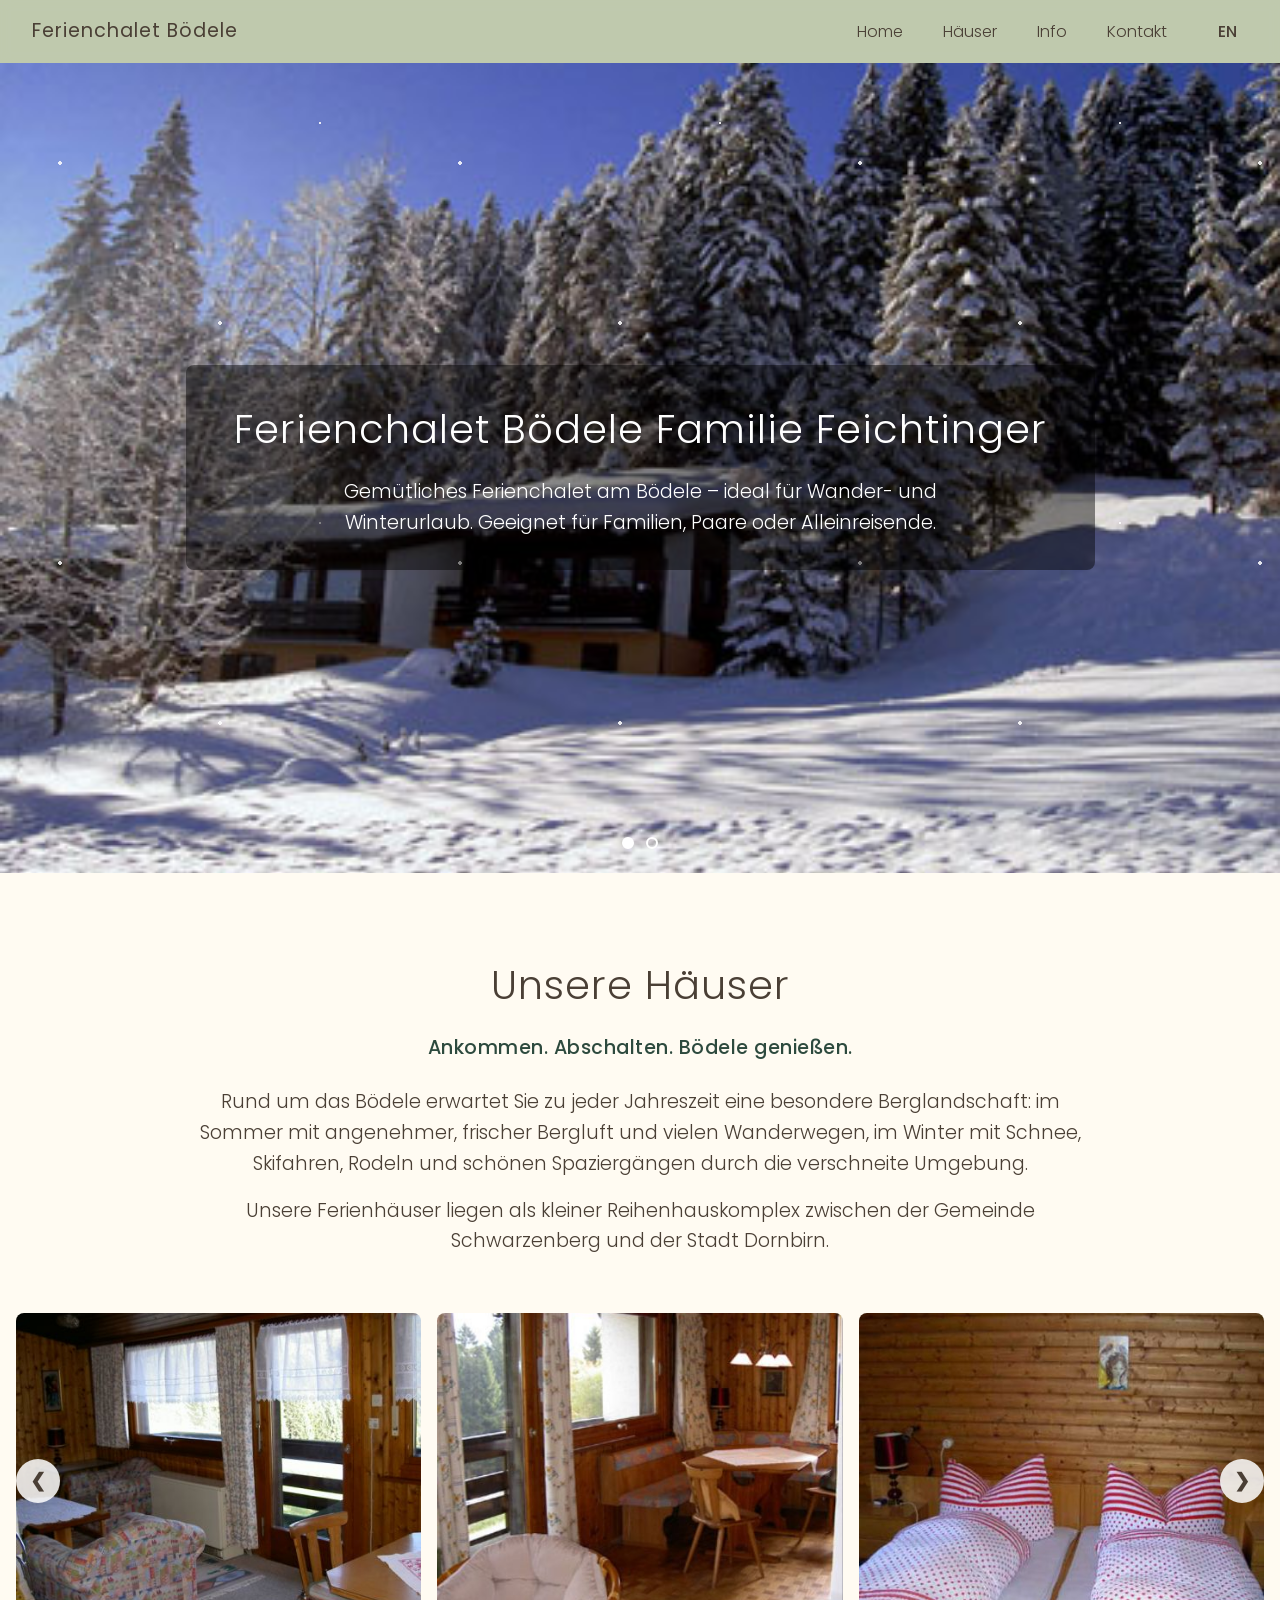
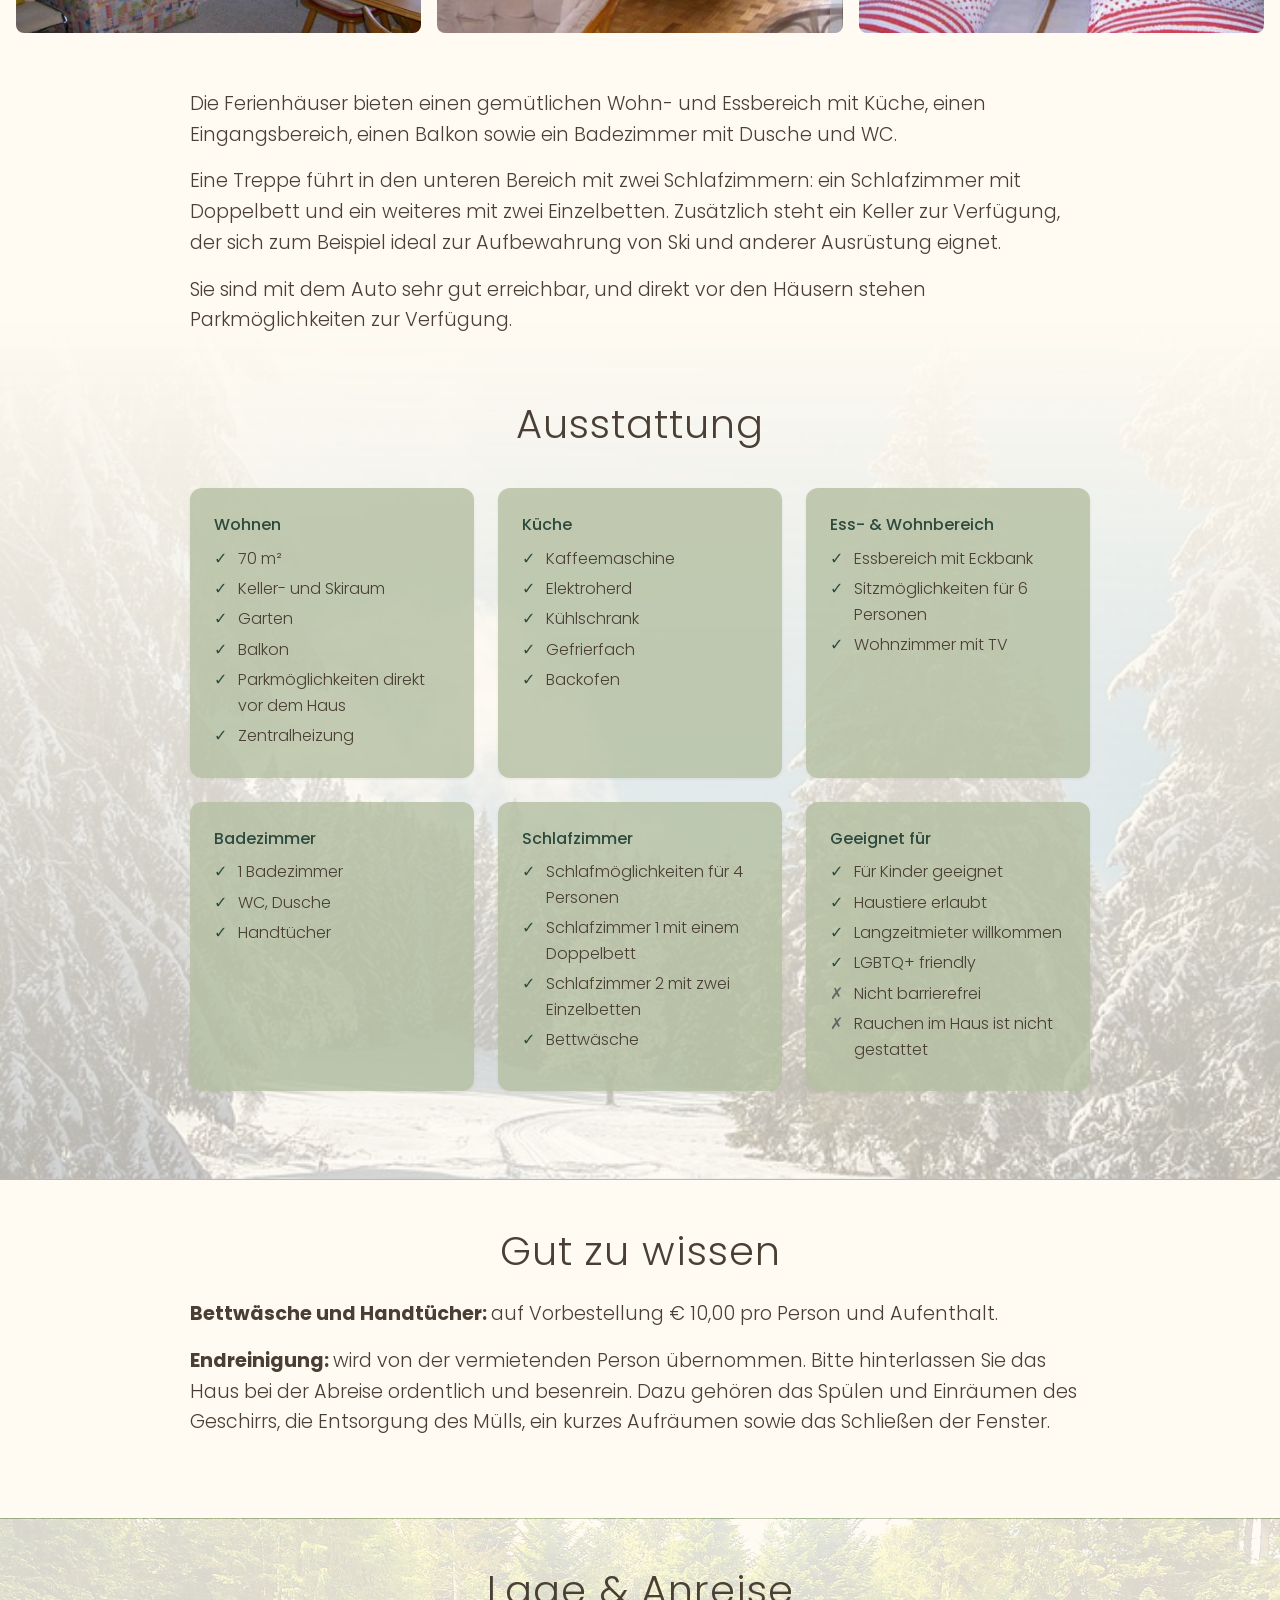
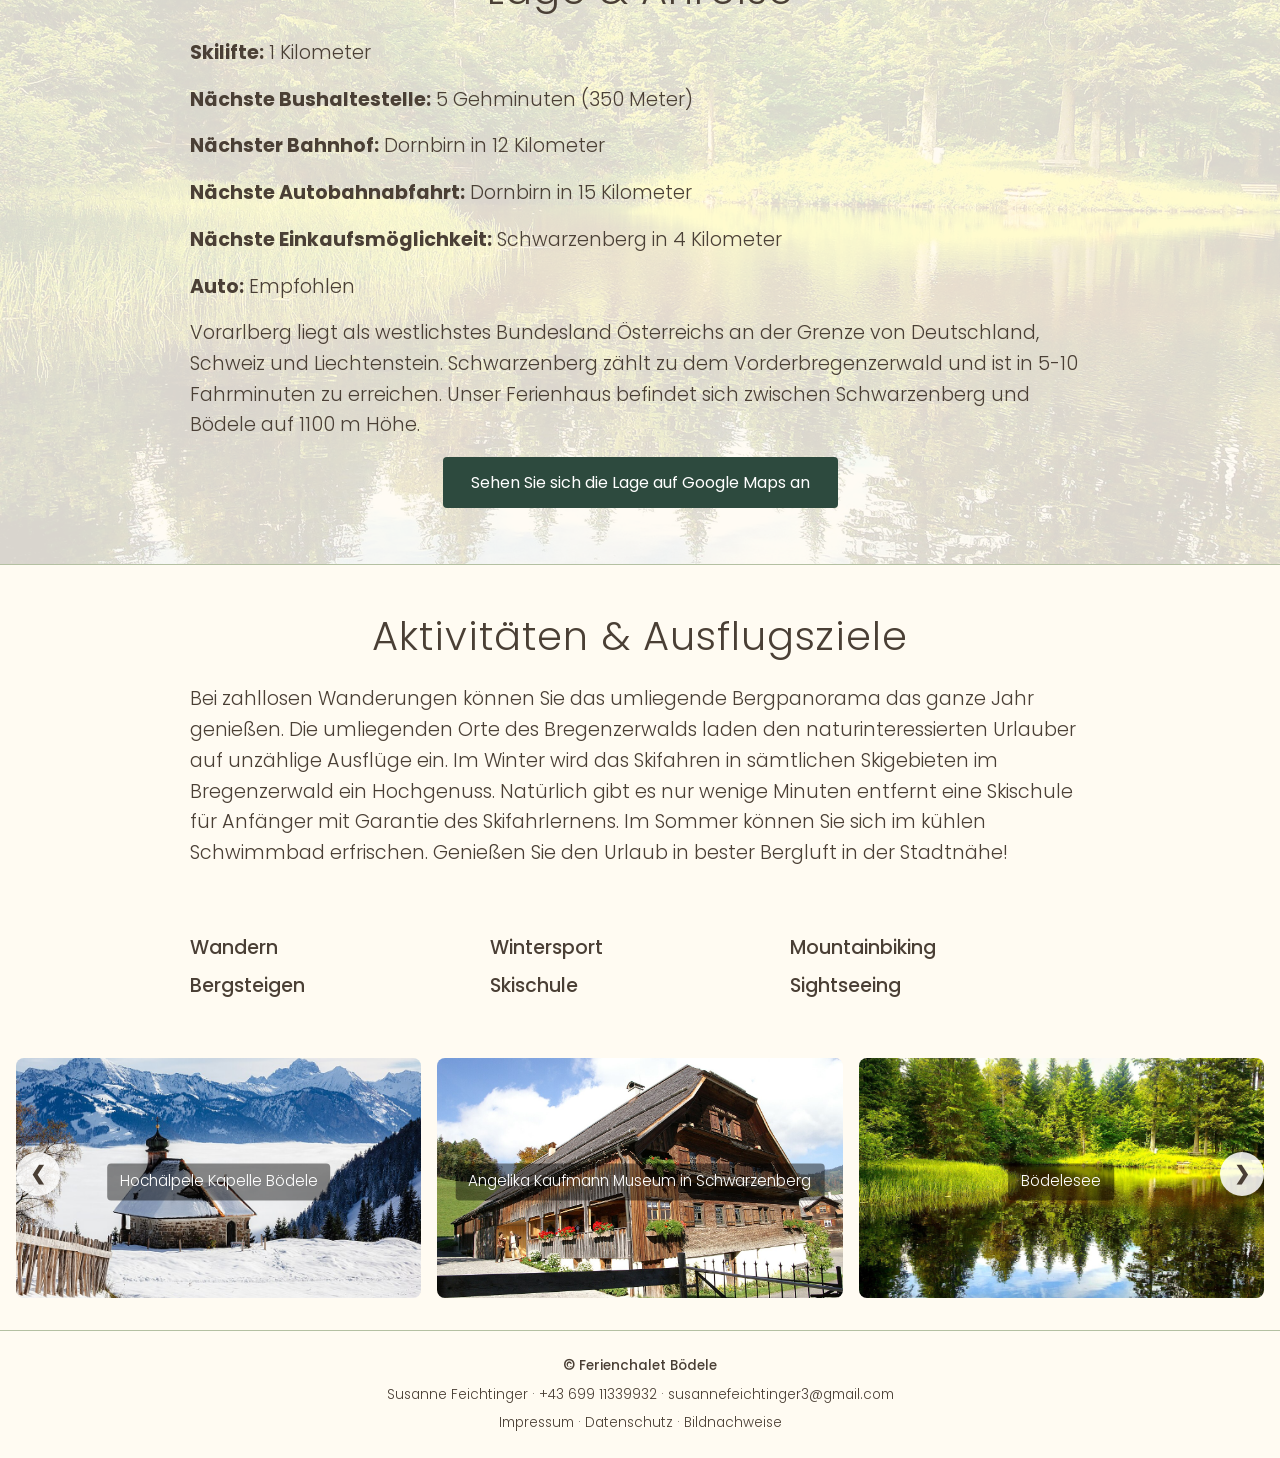
<file: index.html>
<!DOCTYPE html>
<html lang="de">
<head>
  <meta charset="UTF-8">
  <meta name="viewport" content="width=device-width, initial-scale=1.0">
  <meta name="description" content="Gemütliches Ferienchalet am Bödele in Schwarzenberg (Vorarlberg) – ideal für Wander- und Winterurlaub. Für Familien, Paare und Alleinreisende, Haustiere willkommen.">

  <title>Ferienchalet Bödele</title>
  <link rel="icon" type="image/svg+xml" href="images/favicon.svg">

  <link rel="stylesheet" href="css/style.css">
</head>

<body>

  <nav class="navbar">
    <div class="logo">
      <a href="index.html">Ferienchalet Bödele</a>
    </div>

    <button class="menu-toggle" aria-label="Menü öffnen" aria-expanded="false" aria-controls="nav-links">
      <span></span><span></span><span></span>
    </button>

    <ul class="nav-links" id="nav-links">
      <li><a href="index.html" class="active">Home</a></li>
      <li><a href="#houses">Häuser</a></li>
      <li><a href="#info">Info</a></li>
      <li><a href="contact.html">Kontakt</a></li>
      <li><a href="index-en.html" class="lang-toggle">EN</a></li>
    </ul>
  </nav>

  <header class="hero">

    <div
      class="hero-slide active"
      style="background-image: url('images/winter.jpg');"
    >
      <div class="snow"></div>
    </div>

    <div
      class="hero-slide"
      style="background-image: url('images/summer.jpg');"
    >
      <div class="sunrays"></div>
    </div>

    <div class="hero-text">
      <h1>Ferienchalet Bödele Familie Feichtinger</h1>

      <p>
        Gemütliches Ferienchalet am Bödele – ideal für Wander- und Winterurlaub.
        Geeignet für Familien, Paare oder Alleinreisende.
      </p>
    </div>

    <div class="hero-dots">
      <button
        class="dot active"
        data-index="0"
        aria-label="Gehe zu Ansicht im Winter"
      ></button>

      <button
        class="dot"
        data-index="1"
        aria-label="Gehe zu Ansicht im Sommer"
      ></button>
    </div>

  </header>

  <main>

    <section id="houses">

      <h2>Unsere Häuser</h2>

      <p class="tagline">
        Ankommen. Abschalten. Bödele genießen.
      </p>

      <p class="intro">
        Rund um das Bödele erwartet Sie zu jeder Jahreszeit eine besondere Berglandschaft: 
        im Sommer mit angenehmer, frischer Bergluft und vielen Wanderwegen, im Winter mit Schnee, 
        Skifahren, Rodeln und schönen Spaziergängen durch die verschneite Umgebung.
      </p>

      <p class="intro">
        Unsere Ferienhäuser liegen als kleiner Reihenhauskomplex zwischen der Gemeinde Schwarzenberg und der Stadt Dornbirn.
      </p>

      
      <div class="gallery-wrap">

        <button class="gallery-btn prev" aria-label="Zurück">
          &#10094;
        </button>

        <div class="gallery" id="picturegallery">
          <img src="images/livingroom.jpg" alt="Wohnzimmer">
          <img src="images/kitchen.jpg" alt="Küche">
          <img src="images/bedroom.jpg" alt="Schlafzimmer">
          <img src="images/winter.jpg" alt="Ansicht im Winter">
          <img src="images/dog.jpg" alt="Hund im Garten">
          <img src="images/doublepicture.jpg" alt="Ferienchalet">
        </div>

        <button class="gallery-btn next" aria-label="Weiter">
          &#10095;
        </button>

      </div>

      <p class="intro">
        Die Ferienhäuser bieten einen gemütlichen Wohn- und Essbereich mit Küche, einen Eingangsbereich,
        einen Balkon sowie ein Badezimmer mit Dusche und WC.
      </p>

      <p class="intro">
        Eine Treppe führt in den unteren Bereich mit zwei Schlafzimmern: ein Schlafzimmer mit Doppelbett
        und ein weiteres mit zwei Einzelbetten. Zusätzlich steht ein Keller zur Verfügung, der sich zum
        Beispiel ideal zur Aufbewahrung von Ski und anderer Ausrüstung eignet.
      </p>

      <p class="intro">Sie sind mit dem Auto sehr gut erreichbar, und direkt vor den Häusern stehen Parkmöglichkeiten zur Verfügung.</p>

      <div class="amenities-section">
      <h3 class="amenities-title">Ausstattung</h3>

      <div class="amenities-groups">

        <div class="amenities-group">
          <h4>Wohnen</h4>

          <ul class="amenities">
            <li>70 m²</li>
            <li>Keller- und Skiraum</li>
            <li>Garten</li>
            <li>Balkon</li>
            <li>Parkmöglichkeiten direkt vor dem Haus</li>
            <li>Zentralheizung</li>
          </ul>
        </div>

        <div class="amenities-group">
          <h4>Küche</h4>

          <ul class="amenities">
            <li>Kaffeemaschine</li>
            <li>Elektroherd</li>
            <li>Kühlschrank</li>
            <li>Gefrierfach</li>
            <li>Backofen</li>
          </ul>
        </div>

        <div class="amenities-group">
          <h4>Ess- & Wohnbereich</h4>

          <ul class="amenities">
            <li>Essbereich mit Eckbank</li>
            <li>Sitzmöglichkeiten für 6 Personen</li>
            <li>Wohnzimmer mit TV</li>
          </ul>
        </div>

        <div class="amenities-group">
          <h4>Badezimmer</h4>

          <ul class="amenities">
            <li>1 Badezimmer</li>
            <li>WC, Dusche</li>
            <li>Handtücher</li>
          </ul>
        </div>

        <div class="amenities-group">
          <h4>Schlafzimmer</h4>

          <ul class="amenities">
            <li>Schlafmöglichkeiten für 4 Personen</li>
            <li>Schlafzimmer 1 mit einem Doppelbett</li>
            <li>Schlafzimmer 2 mit zwei Einzelbetten</li>
            <li>Bettwäsche</li>
          </ul>
        </div>

        <div class="amenities-group">
          <h4>Geeignet für</h4>

          <ul class="amenities">
            <li>Für Kinder geeignet</li>
            <li>Haustiere erlaubt</li>
            <li>Langzeitmieter willkommen</li>
            <li>LGBTQ+ friendly</li>
            <li class="unavailable">Nicht barrierefrei</li>    
            <li class="unavailable">Rauchen im Haus ist nicht gestattet</li>       
          </ul>
        </div>
      </div>
      </div>
    </section>

    <section id="info">
        <h2>Gut zu wissen</h2>

        <p class="intro">
          <strong>Bettwäsche und Handtücher: </strong> auf Vorbestellung € 10,00 pro Person und Aufenthalt.
        </p>

        <p class="intro">
          <strong>Endreinigung: </strong> wird von der vermietenden Person übernommen. Bitte hinterlassen Sie das Haus bei der Abreise ordentlich und besenrein. Dazu gehören das Spülen und Einräumen des Geschirrs, die Entsorgung des Mülls, ein kurzes Aufräumen sowie das Schließen der Fenster.
        </p>

    </section>

    <section id="location">
      <div class="location-intro">
        <h2>Lage & Anreise</h2>

        <p><strong>Skilifte:</strong> 1 Kilometer</p>
        <p><strong>Nächste Bushaltestelle:</strong> 5 Gehminuten (350 Meter)</p>
        <p><strong>Nächster Bahnhof:</strong> Dornbirn in 12 Kilometer</p>
        <p><strong>Nächste Autobahnabfahrt:</strong> Dornbirn in 15 Kilometer</p>
        <p><strong>Nächste Einkaufsmöglichkeit:</strong> Schwarzenberg in 4 Kilometer</p>
        
        <p><strong>Auto:</strong> Empfohlen</p>

        <p>
          Vorarlberg liegt als westlichstes Bundesland Österreichs an der Grenze von Deutschland, Schweiz und Liechtenstein.
          Schwarzenberg zählt zu dem Vorderbregenzerwald und ist in 5-10 Fahrminuten zu erreichen. Unser Ferienhaus befindet sich zwischen Schwarzenberg und Bödele auf 1100 m Höhe.
        </p>

        <a
          class="maps-button"
          href="https://www.google.com/maps/search/?api=1&query=Spital+648,+6867+Schwarzenberg,+Austria"
          target="_blank"
          rel="noopener"
        >
          Sehen Sie sich die Lage auf Google Maps an
        </a>
      </div>

        <h2 class="divider">Aktivitäten & Ausflugsziele</h2>

        <p class="activities-intro">
          Bei zahllosen Wanderungen können Sie das umliegende Bergpanorama das ganze Jahr genießen.
          Die umliegenden Orte des Bregenzerwalds laden den naturinteressierten Urlauber auf unzählige Ausflüge ein.
          Im Winter wird das Skifahren in sämtlichen Skigebieten im Bregenzerwald
  ein Hochgenuss.
          Natürlich gibt es nur wenige Minuten entfernt eine Skischule für Anfänger mit Garantie des Skifahrlernens.
          Im Sommer können Sie sich im kühlen Schwimmbad erfrischen. Genießen Sie den Urlaub in bester Bergluft in der
  Stadtnähe!
        </p>

        <ul class="activity-list">
          <li>Wandern</li>
          <li>Wintersport</li>
          <li>Mountainbiking</li>
          <li>Bergsteigen</li>
          <li>Skischule</li>
          <li>Sightseeing</li>
        </ul>

        <div class="gallery-wrap">
          <button class="gallery-btn prev" aria-label="Zurück">&#10094;</button>

          <div class="gallery" id="attractionsgallery">
            <figure><img src="images/kapelle.jpg" alt="Hochälpele Kapelle"><figcaption>Hochälpele Kapelle Bödele</figcaption></figure>
            <figure><img src="images/angelikakaufmann.jpg" alt="Angelika Kaufmann Museum"><figcaption>Angelika Kaufmann Museum in Schwarzenberg</figcaption></figure>
            <figure><img src="images/boedelesee.jpg" alt="Bödelesee"><figcaption>Bödelesee</figcaption></figure>
            <figure><img src="images/foramoos.JPG" alt="Naturschutzgebiet Foramoos"><figcaption>Naturschutzgebiet Foramoos im Bödele</figcaption></figure>
            <figure><img src="images/bregenzerwaldbahn.jpg" alt="Wälderbähnle"><figcaption>Bregenzerwälderbähnle</figcaption></figure>
            <figure><img src="images/koerbersee.jpg" alt="Körbersee"><figcaption>Körbersee</figcaption></figure>
            <figure><img src="images/frauenmuseum.jpg" alt="Frauenmuseum Hittisau"><figcaption>Frauenmuseum Hittisau</figcaption></figure>
            <figure><img src="images/pfaenderbahn.jpg" alt="Pfänderbahn"><figcaption>Pfänderbahn</figcaption></figure>
            <figure><img src="images/bodensee.jpg" alt="Bodensee"><figcaption>Bodensee</figcaption></figure>
            <figure><img src="images/festspiele.jpg" alt="Bregenzer Festspiele"><figcaption>Bregenzer Festspiele</figcaption></figure>
            <figure><img src="images/schubertiade.jpg" alt="Schubertiade Hohenems"><figcaption>Schubertiade Markus-Sittikus-Saal</figcaption></figure>
            <figure><img src="images/rappenloch.JPG" alt="Rappenlochschlucht"><figcaption>Rappenlochschlucht</figcaption></figure>
            <figure><img src="images/wildpark.jpg" alt="Wildpark Feldkirch"><figcaption>Wildpark Feldkirch</figcaption></figure>
          </div>

          <button class="gallery-btn next" aria-label="Weiter">&#10095;</button>
        </div>

      </section>

  </main>

  <footer>
    <a href="index.html" class="footer-brand">© Ferienchalet Bödele</a>

    <p class="footer-contact">
      Susanne Feichtinger ·
      <a href="tel:+4369911339932">+43 699 11339932</a> ·
      <a href="mailto:susannefeichtinger3@gmail.com">susannefeichtinger3@gmail.com</a>
    </p>

    <p class="footer-links">
      <a href="impressum.html">Impressum</a> ·
      <a href="datenschutz.html">Datenschutz</a> ·
      <a href="bildnachweise.html">Bildnachweise</a>
    </p>
  </footer>

  <script src="js/script.js"></script>

</body>
</html>
</file>
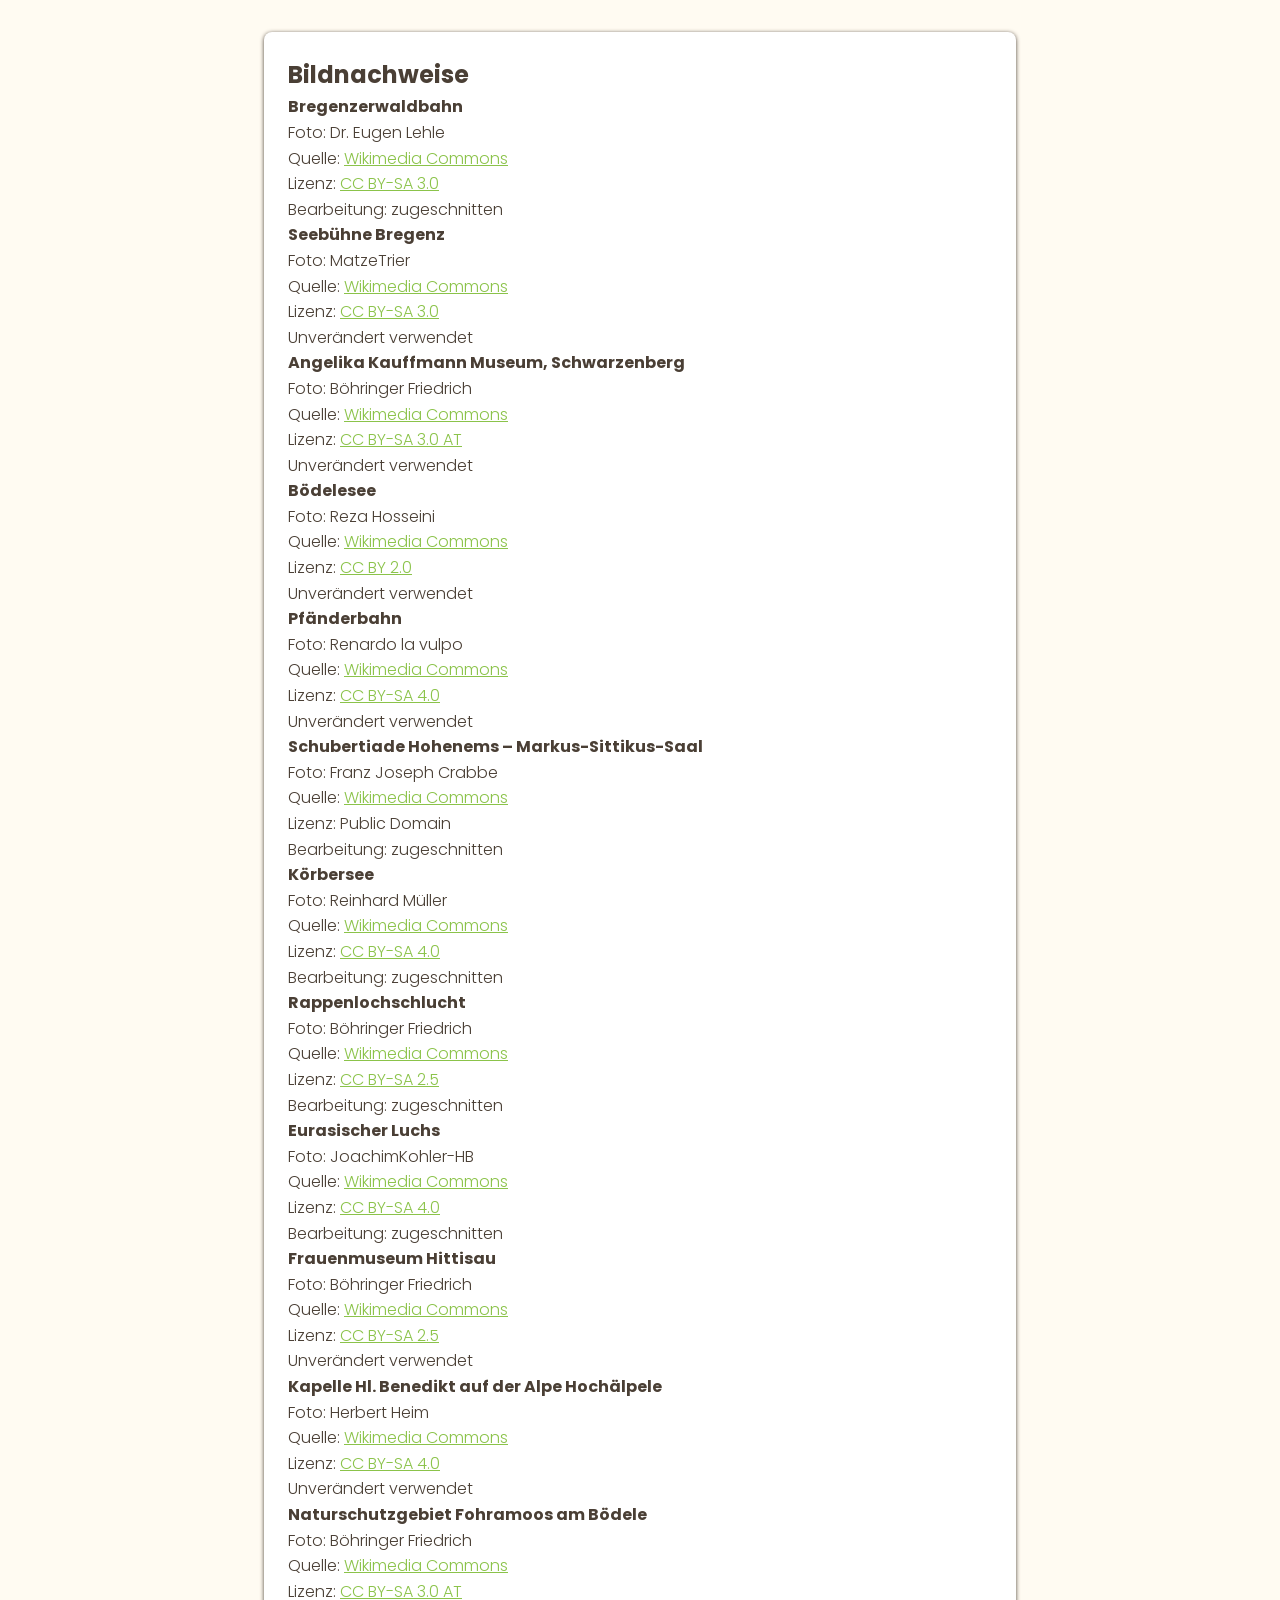
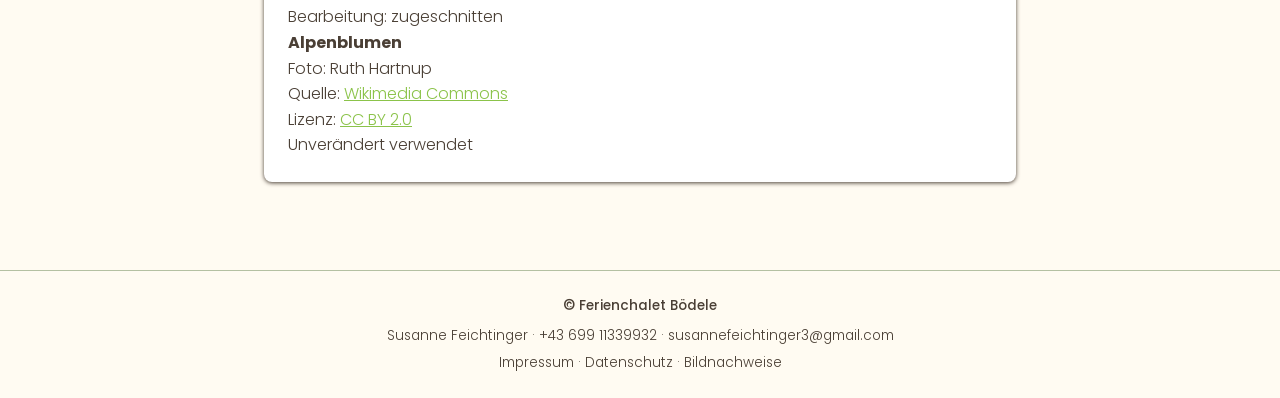
<file: bildnachweise.html>
<!DOCTYPE html>
<html lang="de">
<head>
  <meta charset="UTF-8">
  <meta name="viewport" content="width=device-width, initial-scale=1.0">
  <meta name="description" content="Bildnachweise der auf dieser Website verwendeten Fotos.">

  <title>Bildnachweise</title>
  <link rel="icon" type="image/svg+xml" href="images/favicon.svg">
  <link rel="stylesheet" href="css/style.css">
</head>

<body>

  <main class="narrow">
    <section>
      <h1>Bildnachweise</h1>

      <p>
        <strong>Bregenzerwaldbahn</strong><br>
        Foto: Dr. Eugen Lehle<br>
        Quelle:
        <a href="https://commons.wikimedia.org/wiki/File:Bregenzerwaldbahn.jpg" target="_blank">
          Wikimedia Commons
        </a><br>
        Lizenz:
        <a href="https://creativecommons.org/licenses/by-sa/3.0/" target="_blank">
          CC BY-SA 3.0
        </a><br>
        Bearbeitung: zugeschnitten
      </p>

      <p>
        <strong>Seebühne Bregenz</strong><br>
        Foto: MatzeTrier<br>
        Quelle:
        <a href="https://commons.wikimedia.org/wiki/File:Seeb%C3%BChne_Bregenz_au%C3%9Fen.JPG" target="_blank">
          Wikimedia Commons
        </a><br>
        Lizenz:
        <a href="https://creativecommons.org/licenses/by-sa/3.0/" target="_blank">
          CC BY-SA 3.0
        </a><br>
        Unverändert verwendet
      </p>

      <p>
        <strong>Angelika Kauffmann Museum, Schwarzenberg</strong><br>
        Foto: Böhringer Friedrich<br>
        Quelle:
        <a href="https://commons.wikimedia.org/wiki/File:Angelika_Kauffmann-Museum.JPG" target="_blank">
          Wikimedia Commons
        </a><br>
        Lizenz:
        <a href="https://creativecommons.org/licenses/by-sa/3.0/at/" target="_blank">
          CC BY-SA 3.0 AT
        </a><br>
        Unverändert verwendet
      </p>

      <p>
        <strong>Bödelesee</strong><br>
        Foto: Reza Hosseini<br>
        Quelle:
        <a href="https://commons.wikimedia.org/wiki/File:B%C3%B6dele_(13229210055).jpg" target="_blank">
            Wikimedia Commons
        </a><br>
        Lizenz:
        <a href="https://creativecommons.org/licenses/by/2.0/" target="_blank">
            CC BY 2.0
        </a><br>
        Unverändert verwendet
        </p>

        <p>
            <strong>Pfänderbahn</strong><br>
            Foto: Renardo la vulpo<br>
            Quelle:
            <a href="https://commons.wikimedia.org/wiki/File:Pf%C3%A4nderbahn,_Gondel_und_St%C3%BCtze,_1.jpeg" target="_blank">
                Wikimedia Commons
            </a><br>
            Lizenz:
            <a href="https://creativecommons.org/licenses/by-sa/4.0/" target="_blank">
                CC BY-SA 4.0
            </a><br>
            Unverändert verwendet
        </p>

        <p>
          <strong>Schubertiade Hohenems – Markus-Sittikus-Saal</strong><br>
          Foto: Franz Joseph Crabbe<br>
          Quelle:
          <a href="https://commons.wikimedia.org/wiki/File:Markus-Sittikus-Saal_Hohenems.jpg" target="_blank">
            Wikimedia Commons
          </a><br>
          Lizenz: Public Domain<br>
          Bearbeitung: zugeschnitten
        </p>

        <p>
          <strong>Körbersee</strong><br>
          Foto: Reinhard Müller<br>
          Quelle:
          <a href="https://commons.wikimedia.org/wiki/File:K%C3%B6rbersee_von_S%C3%BCden_03.jpg" target="_blank">
            Wikimedia Commons
          </a><br>
          Lizenz:
          <a href="https://creativecommons.org/licenses/by-sa/4.0/" target="_blank">
            CC BY-SA 4.0
          </a><br>
           Bearbeitung: zugeschnitten
        </p>

        <p>
          <strong>Rappenlochschlucht</strong><br>
          Foto: Böhringer Friedrich<br>
          Quelle:
          <a href="https://commons.wikimedia.org/wiki/File:RappenLoch1.JPG" target="_blank">
            Wikimedia Commons
          </a><br>
          Lizenz:
          <a href="https://creativecommons.org/licenses/by-sa/2.5/" target="_blank">
            CC BY-SA 2.5
          </a><br>
          Bearbeitung: zugeschnitten
        </p>

        <p>
          <strong>Eurasischer Luchs</strong><br>
          Foto: JoachimKohler-HB<br>
          Quelle:
          <a href="https://commons.wikimedia.org/wiki/File:Eurasischer_Luchs_im_%22Wildpark_Schwarze_Berge%22.jpg" target="_blank">
            Wikimedia Commons
          </a><br>
          Lizenz:
          <a href="https://creativecommons.org/licenses/by-sa/4.0/" target="_blank">
            CC BY-SA 4.0
          </a><br>
          Bearbeitung: zugeschnitten
        </p>

        <p>
          <strong>Frauenmuseum Hittisau</strong><br>
          Foto: Böhringer Friedrich<br>
          Quelle:
          <a href="https://commons.wikimedia.org/wiki/File:Frauenmuseum_Hittisau_3.JPG" target="_blank">
            Wikimedia Commons
          </a><br>
          Lizenz:
          <a href="https://creativecommons.org/licenses/by-sa/2.5/" target="_blank">
            CC BY-SA 2.5
          </a><br>
          Unverändert verwendet
        </p>

        <p>
          <strong>Kapelle Hl. Benedikt auf der Alpe Hochälpele</strong><br>
          Foto: Herbert Heim<br>
          Quelle:
          <a href="https://commons.wikimedia.org/wiki/File:Schwarzenberg_Alpe_Hoch%C3%A4lpele_Kapelle_Winter.jpg" target="_blank">
            Wikimedia Commons
          </a><br>
          Lizenz:
          <a href="https://creativecommons.org/licenses/by-sa/4.0/" target="_blank">
            CC BY-SA 4.0
          </a><br>
          Unverändert verwendet
        </p>

        <p>
          <strong>Naturschutzgebiet Fohramoos am Bödele</strong><br>
          Foto: Böhringer Friedrich<br>
          Quelle:
          <a href="https://commons.wikimedia.org/wiki/File:Foramoos,_Naturschutzgebiet_02.JPG" target="_blank">
            Wikimedia Commons
          </a><br>
          Lizenz:
          <a href="https://creativecommons.org/licenses/by-sa/3.0/at/" target="_blank">
            CC BY-SA 3.0 AT
          </a><br>
          Bearbeitung: zugeschnitten
        </p>

        <p>
          <strong>Alpenblumen</strong><br>
          Foto: Ruth Hartnup<br>
          Quelle:
          <a href="https://commons.wikimedia.org/wiki/File:Purple_alpine_flowers_(6123709167).jpg" target="_blank">
            Wikimedia Commons
          </a><br>
          Lizenz:
          <a href="https://creativecommons.org/licenses/by/2.0/" target="_blank">
            CC BY 2.0
          </a><br>
          Unverändert verwendet
        </p>

    </section>
  </main>

  <footer>
    <a href="index.html" class="footer-brand">© Ferienchalet Bödele</a>

    <p class="footer-contact">
      Susanne Feichtinger ·
      <a href="tel:+4369911339932">+43 699 11339932</a> ·
      <a href="mailto:susannefeichtinger3@gmail.com">susannefeichtinger3@gmail.com</a>
    </p>

    <p class="footer-links">
      <a href="impressum.html">Impressum</a> ·
      <a href="datenschutz.html">Datenschutz</a> ·
      <a href="bildnachweise.html">Bildnachweise</a>
    </p>
  </footer>

</body>
</html>
</file>
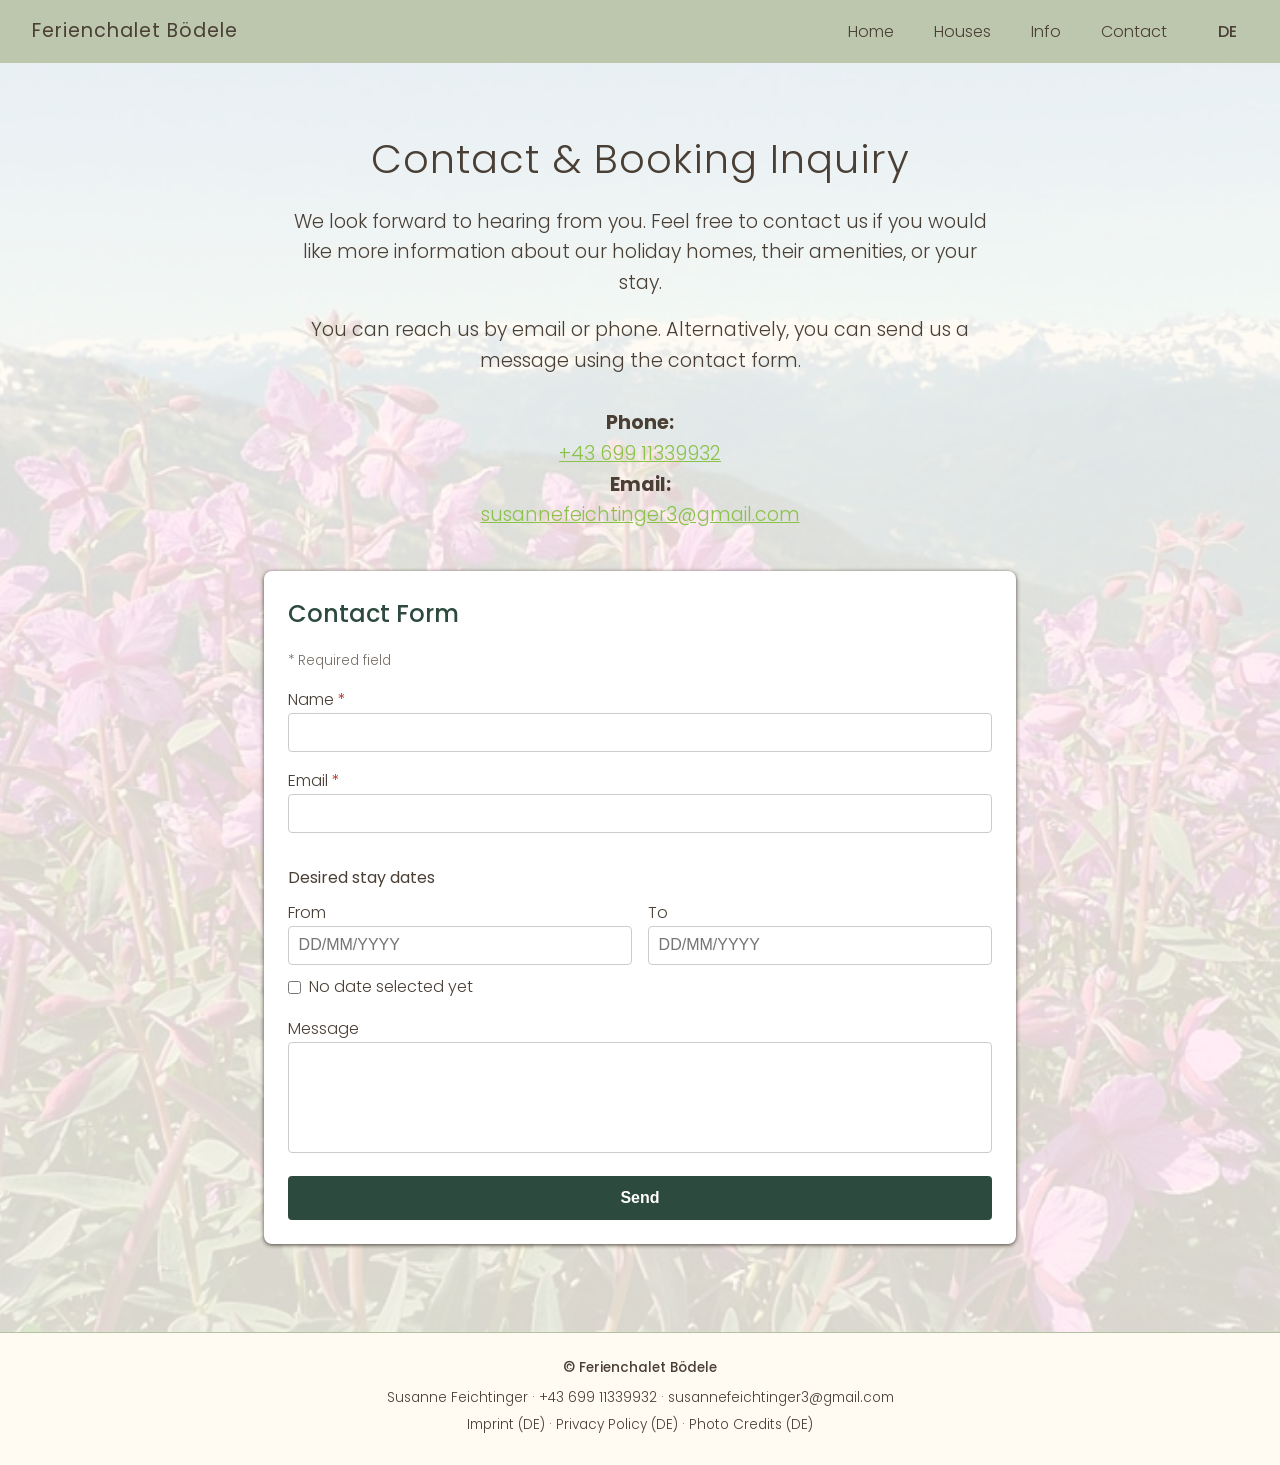
<file: contact-en.html>
<!DOCTYPE html>
  <html lang="en">
  <head>
    <meta charset="UTF-8">
    <meta name="viewport" content="width=device-width, initial-scale=1.0">
    <meta name="description" content="Contact us for inquiries and bookings at Ferienchalet Bödele in Schwarzenberg, Vorarlberg, Austria.">
    <title>Contact – Ferienchalet Bödele</title>
    <link rel="icon" type="image/svg+xml" href="images/favicon.svg">
    <link rel="stylesheet" href="css/style.css">
  </head>
  <body class="contact-body">

    <nav class="navbar">
      <div class="logo"><a href="index-en.html">Ferienchalet Bödele</a></div>

      <button class="menu-toggle" aria-label="Open menu" aria-expanded="false" aria-controls="nav-links">
        <span></span><span></span><span></span>
      </button>

      <ul class="nav-links" id="nav-links">
        <li><a href="index-en.html">Home</a></li>
        <li><a href="index-en.html#houses">Houses</a></li>
        <li><a href="index-en.html#info">Info</a></li>
        <li><a href="contact-en.html" class="active">Contact</a></li>
        <li><a href="contact.html" class="lang-toggle">DE</a></li>
      </ul>
    </nav>

    <main class="narrow contact-page">

      <h2>Contact &amp; Booking Inquiry</h2>

      <p class="contact-intro">
        We look forward to hearing from you. Feel free to contact us if you would like more information about our holiday homes, their amenities, or your stay.
      </p>

      <p class="contact-intro">
        You can reach us by email or phone. Alternatively, you can send us
        a message using the contact form.
      </p>

      <div class="contact-details">
        <p>
          <strong>Phone:</strong><br>
          <a href="tel:+4369911339932">+43 699 11339932</a>
        </p>

        <p>
          <strong>Email:</strong><br>
          <a href="mailto:susannefeichtinger3@gmail.com">
            susannefeichtinger3@gmail.com
          </a>
        </p>
      </div>

      <section class="contact-form-box">

        <h3>Contact Form</h3>

        <p class="required-note">* Required field</p>

        <form id="contact-form" action="https://formspree.io/f/mrpgjpaq" method="POST">

          <!-- Honeypot field against spam bots: invisible to humans, Formspree rejects submissions where it is filled in -->
          <input type="text" name="_gotcha" class="honeypot" tabindex="-1" autocomplete="off">

          <label>
            Name <span class="required-mark" aria-hidden="true">*</span><br>
            <input type="text" name="name" required>
            <p class="field-error" id="name-error" role="alert" hidden></p>
          </label>

          <label>
            Email <span class="required-mark" aria-hidden="true">*</span><br>
            <input type="email" name="email" required>
            <p class="field-error" id="email-error" role="alert" hidden></p>
          </label>

          <div class="date-section">
            <span class="date-title">Desired stay dates</span>

            <div class="date-fields">
              <label>
                From<br>
                <input
                  type="text"
                  id="date-from"
                  name="datum_von"
                  placeholder="DD/MM/YYYY"
                  maxlength="10"
                  inputmode="numeric"
                >
              </label>

              <label>
                To<br>
                <input
                  type="text"
                  id="date-to"
                  name="datum_bis"
                  placeholder="DD/MM/YYYY"
                  maxlength="10"
                  inputmode="numeric"
                >
              </label>
            </div>

            <label class="no-date">
              <input type="checkbox" id="no-date" name="kein_datum">
              No date selected yet
            </label>

            <p id="date-error" class="date-error" role="alert" hidden></p>
          </div>

          <label>
            Message<br>
            <textarea name="nachricht" rows="5"></textarea>
          </label>

          <button type="submit">Send</button>

          <p id="form-status" class="form-status" role="status" aria-live="polite" hidden></p>

        </form>

      </section>

    </main>

    <footer>
      <a href="index-en.html" class="footer-brand">© Ferienchalet Bödele</a>

      <p class="footer-contact">
        Susanne Feichtinger ·
        <a href="tel:+4369911339932">+43 699 11339932</a> ·
        <a href="mailto:susannefeichtinger3@gmail.com">susannefeichtinger3@gmail.com</a>
      </p>

      <p class="footer-links">
        <a href="impressum.html">Imprint (DE)</a> ·
        <a href="datenschutz.html">Privacy Policy (DE)</a> ·
        <a href="bildnachweise.html">Photo Credits (DE)</a>
      </p>
    </footer>

  <script src="js/script.js"></script>

  </body>
  </html>
</file>
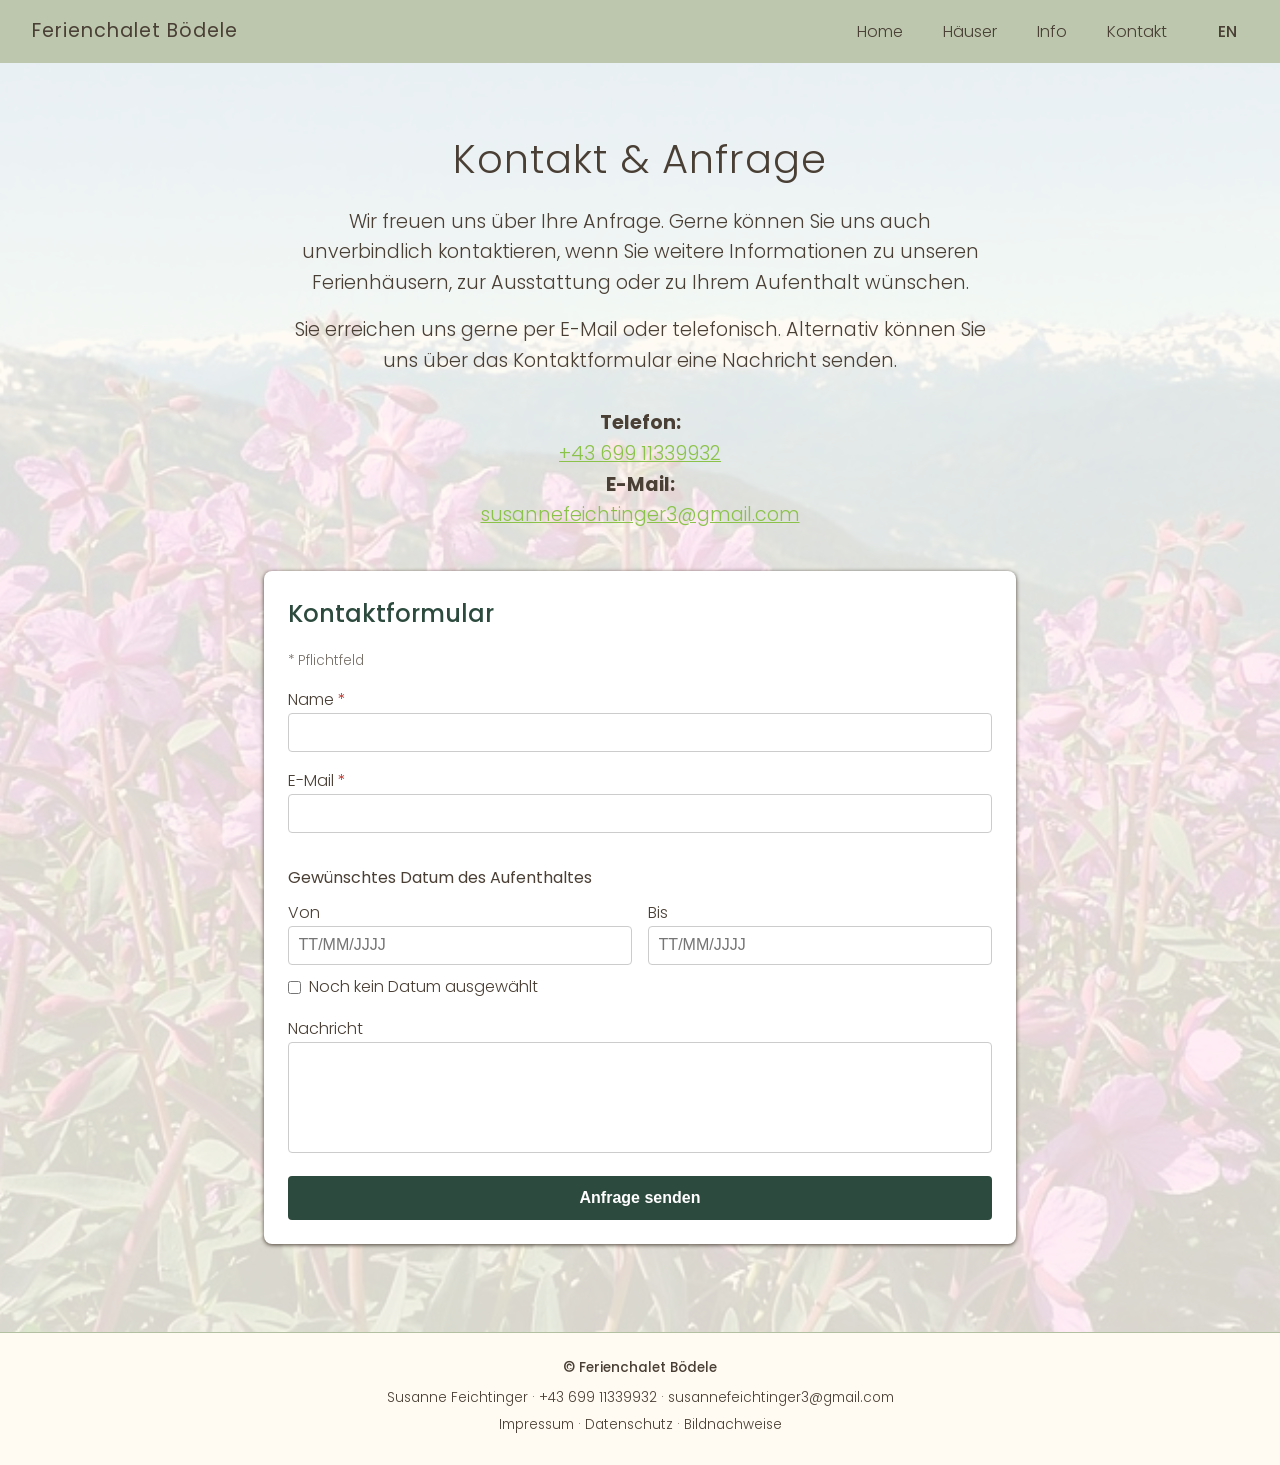
<file: contact.html>
<!DOCTYPE html>
  <html lang="de">
  <head>
    <meta charset="UTF-8">
    <meta name="viewport" content="width=device-width, initial-scale=1.0">
    <meta name="description" content="Kontaktieren Sie uns für Anfragen und Buchungen im Ferienchalet Bödele in Schwarzenberg, Vorarlberg.">
    <title>Kontakt – Ferienchalet Bödele</title>
    <link rel="icon" type="image/svg+xml" href="images/favicon.svg">
    <link rel="stylesheet" href="css/style.css">
  </head>
  <body class="contact-body">

    <nav class="navbar">
      <div class="logo"><a href="index.html">Ferienchalet Bödele</a></div>

      <button class="menu-toggle" aria-label="Menü öffnen" aria-expanded="false" aria-controls="nav-links">
        <span></span><span></span><span></span>
      </button>

      <ul class="nav-links" id="nav-links">
        <li><a href="index.html">Home</a></li>
        <li><a href="index.html#houses">Häuser</a></li>
        <li><a href="index.html#info">Info</a></li>
        <li><a href="contact.html" class="active">Kontakt</a></li>
        <li><a href="contact-en.html" class="lang-toggle">EN</a></li>
      </ul>
    </nav>

    <main class="narrow contact-page">

      <h2>Kontakt &amp; Anfrage</h2>

      <p class="contact-intro">
        Wir freuen uns über Ihre Anfrage. Gerne können Sie uns auch unverbindlich
        kontaktieren, wenn Sie weitere Informationen zu unseren Ferienhäusern,
        zur Ausstattung oder zu Ihrem Aufenthalt wünschen.
      </p>

      <p class="contact-intro">
        Sie erreichen uns gerne per E-Mail oder telefonisch. Alternativ können Sie
        uns über das Kontaktformular eine Nachricht senden.
      </p>

      <div class="contact-details">
        <p>
          <strong>Telefon:</strong><br>
          <a href="tel:+4369911339932">+43 699 11339932</a>
        </p>

        <p>
          <strong>E-Mail:</strong><br>
          <a href="mailto:susannefeichtinger3@gmail.com">
            susannefeichtinger3@gmail.com
          </a>
        </p>
      </div>

      <section class="contact-form-box">

        <h3>Kontaktformular</h3>

        <p class="required-note">* Pflichtfeld</p>

        <form id="contact-form" action="https://formspree.io/f/mrpgjpaq" method="POST">

          <!-- Honeypot-Feld gegen Spam-Bots: für Menschen unsichtbar, Formspree verwirft Anfragen, bei denen es ausgefüllt ist -->
          <input type="text" name="_gotcha" class="honeypot" tabindex="-1" autocomplete="off">

          <label>
            Name <span class="required-mark" aria-hidden="true">*</span><br>
            <input type="text" name="name" required>
            <p class="field-error" id="name-error" role="alert" hidden></p>
          </label>

          <label>
            E-Mail <span class="required-mark" aria-hidden="true">*</span><br>
            <input type="email" name="email" required>
            <p class="field-error" id="email-error" role="alert" hidden></p>
          </label>

          <div class="date-section">
            <span class="date-title">Gewünschtes Datum des Aufenthaltes</span>

            <div class="date-fields">
              <label>
                Von<br>
                <input
                  type="text"
                  id="date-from"
                  name="datum_von"
                  placeholder="TT/MM/JJJJ"
                  maxlength="10"
                  inputmode="numeric"
                >
              </label>

              <label>
                Bis<br>
                <input
                  type="text"
                  id="date-to"
                  name="datum_bis"
                  placeholder="TT/MM/JJJJ"
                  maxlength="10"
                  inputmode="numeric"
                >
              </label>
            </div>

            <label class="no-date">
              <input type="checkbox" id="no-date" name="kein_datum">
              Noch kein Datum ausgewählt
            </label>

            <p id="date-error" class="date-error" role="alert" hidden></p>
          </div>

          <label>
            Nachricht<br>
            <textarea name="nachricht" rows="5"></textarea>
          </label>

          <button type="submit">Anfrage senden</button>

          <p id="form-status" class="form-status" role="status" aria-live="polite" hidden></p>

        </form>

      </section>

    </main>

    <footer>
      <a href="index.html" class="footer-brand">© Ferienchalet Bödele</a>

      <p class="footer-contact">
        Susanne Feichtinger ·
        <a href="tel:+4369911339932">+43 699 11339932</a> ·
        <a href="mailto:susannefeichtinger3@gmail.com">susannefeichtinger3@gmail.com</a>
      </p>

      <p class="footer-links">
        <a href="impressum.html">Impressum</a> ·
        <a href="datenschutz.html">Datenschutz</a> ·
        <a href="bildnachweise.html">Bildnachweise</a>
      </p>
    </footer>

  <script src="js/script.js"></script>

  </body>
  </html>
</file>
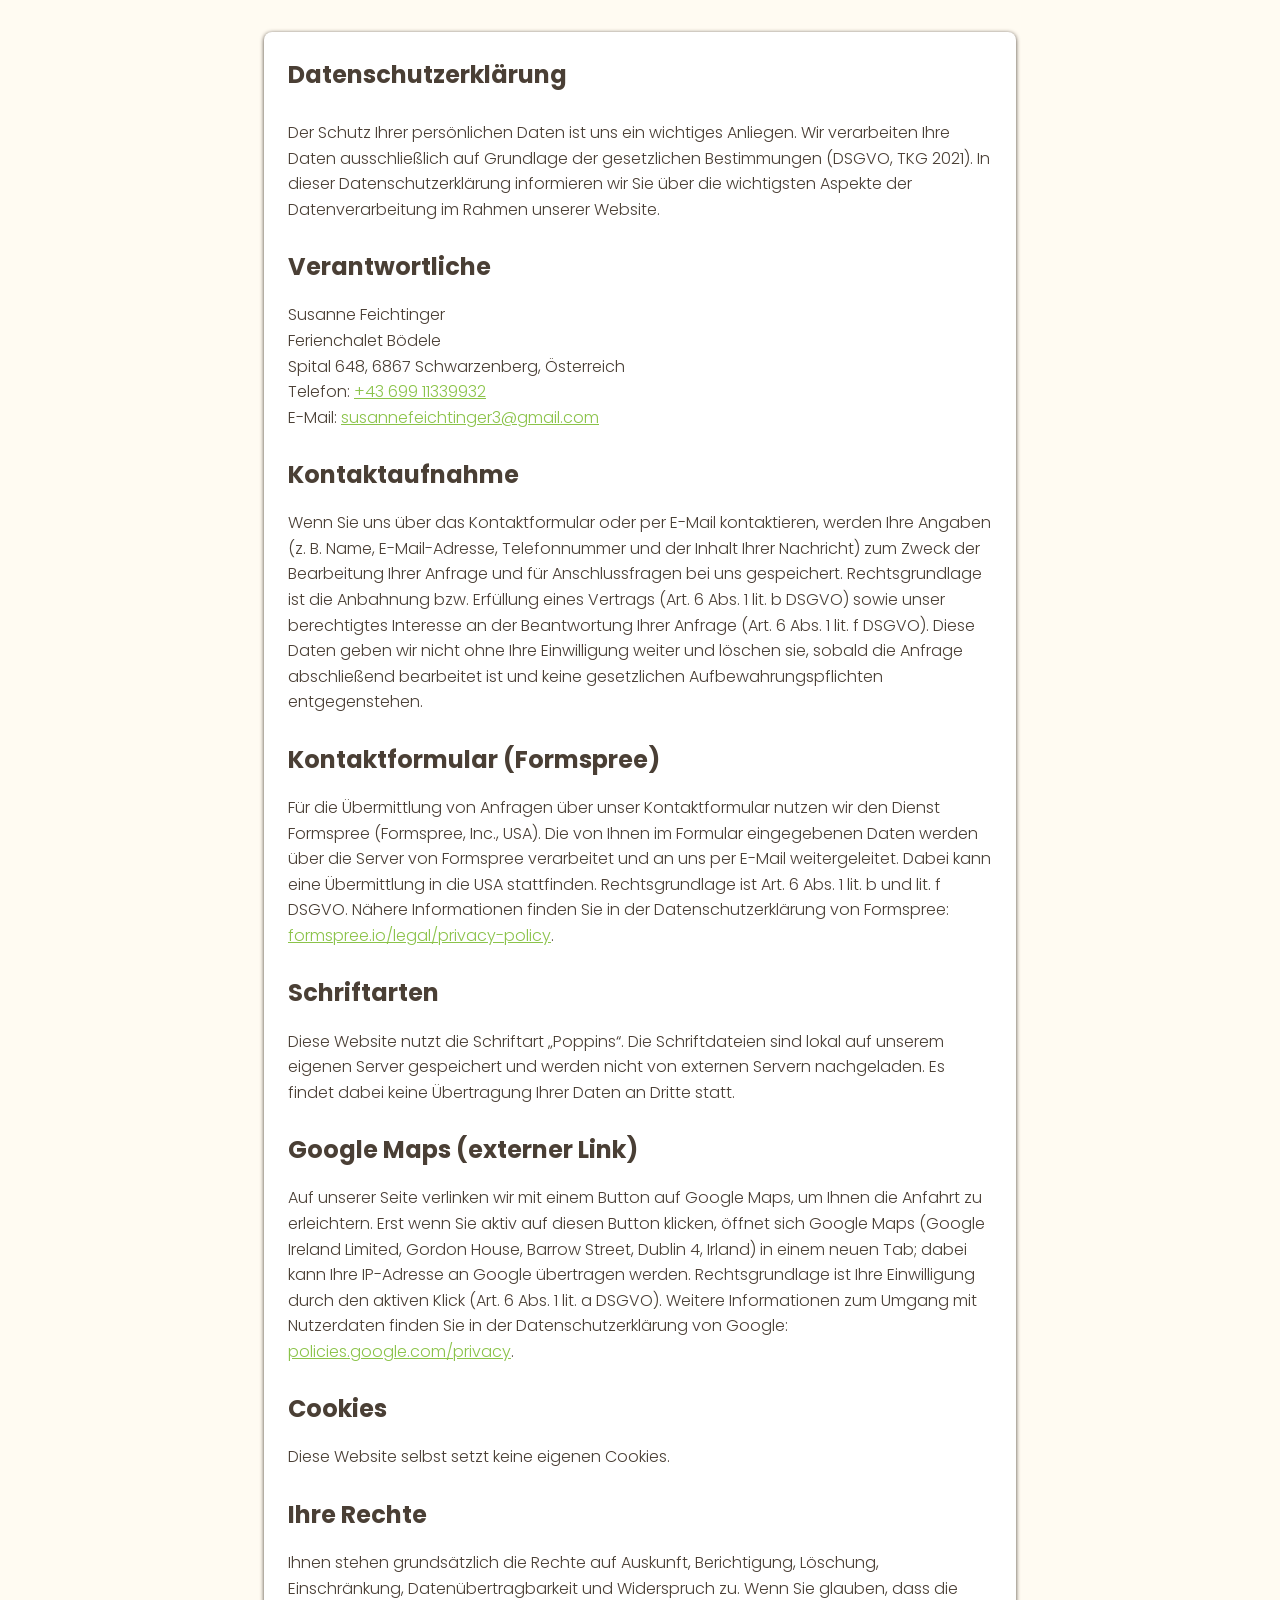
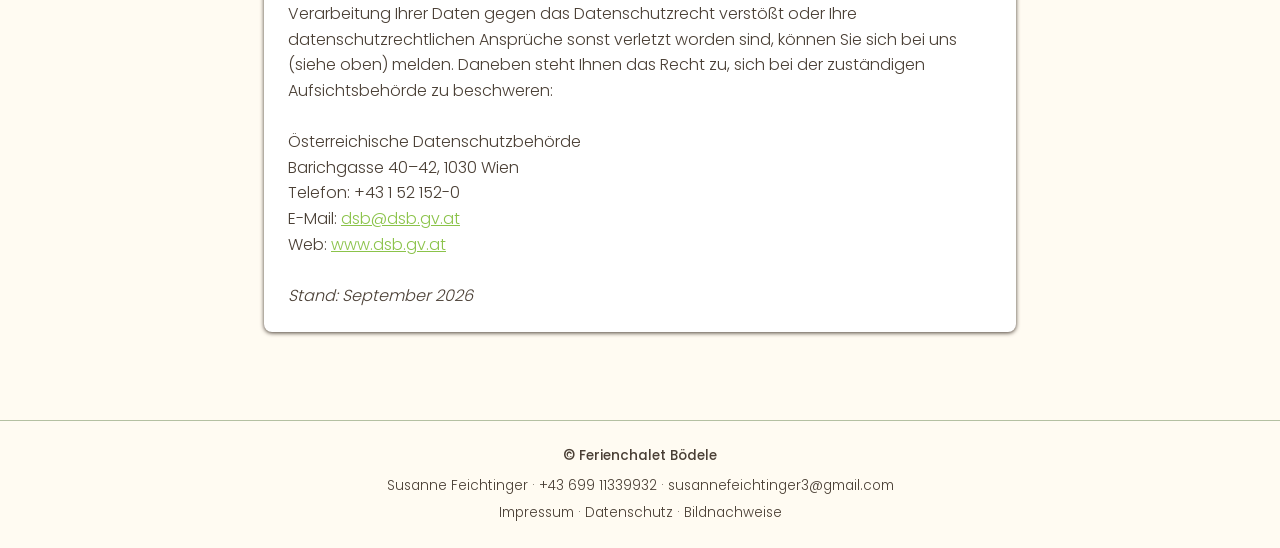
<file: datenschutz.html>
<!DOCTYPE html>
<html lang="de">
<head>
  <meta charset="UTF-8">
  <meta name="viewport" content="width=device-width, initial-scale=1.0">
  <meta name="description" content="Datenschutzerklärung des Ferienchalet Bödele in Schwarzenberg, Vorarlberg.">

  <title>Datenschutzerklärung – Ferienchalet Bödele</title>
  <link rel="icon" type="image/svg+xml" href="images/favicon.svg">
  <link rel="stylesheet" href="css/style.css">
</head>

<body>

  <main class="narrow">
    <section>
      <h1>Datenschutzerklärung</h1>
      <br>

      <p>
        Der Schutz Ihrer persönlichen Daten ist uns ein wichtiges Anliegen. Wir
        verarbeiten Ihre Daten ausschließlich auf Grundlage der gesetzlichen
        Bestimmungen (DSGVO, TKG 2021). In dieser Datenschutzerklärung informieren
        wir Sie über die wichtigsten Aspekte der Datenverarbeitung im Rahmen
        unserer Website.
      </p>
      <br>

      <h2>Verantwortliche</h2>
      <p>
        Susanne Feichtinger<br>
        Ferienchalet Bödele<br>
        Spital 648, 6867 Schwarzenberg, Österreich<br>
        Telefon: <a href="tel:+4369911339932">+43 699 11339932</a><br>
        E-Mail: <a href="mailto:susannefeichtinger3@gmail.com">susannefeichtinger3@gmail.com</a>
      </p>
      <br>

      <h2>Kontaktaufnahme</h2>
      <p>
        Wenn Sie uns über das Kontaktformular oder per E-Mail kontaktieren, werden
        Ihre Angaben (z.&nbsp;B. Name, E-Mail-Adresse, Telefonnummer und der Inhalt
        Ihrer Nachricht) zum Zweck der Bearbeitung Ihrer Anfrage und für
        Anschlussfragen bei uns gespeichert. Rechtsgrundlage ist die Anbahnung bzw.
        Erfüllung eines Vertrags (Art.&nbsp;6 Abs.&nbsp;1 lit.&nbsp;b DSGVO) sowie
        unser berechtigtes Interesse an der Beantwortung Ihrer Anfrage
        (Art.&nbsp;6 Abs.&nbsp;1 lit.&nbsp;f DSGVO). Diese Daten geben wir nicht ohne
        Ihre Einwilligung weiter und löschen sie, sobald die Anfrage abschließend
        bearbeitet ist und keine gesetzlichen Aufbewahrungspflichten
        entgegenstehen.
      </p>
      <br>

      <h2>Kontaktformular (Formspree)</h2>
      <p>
        Für die Übermittlung von Anfragen über unser Kontaktformular nutzen wir den
        Dienst Formspree (Formspree, Inc., USA). Die von Ihnen im Formular
        eingegebenen Daten werden über die Server von Formspree verarbeitet und an
        uns per E-Mail weitergeleitet. Dabei kann eine Übermittlung in die USA
        stattfinden. Rechtsgrundlage ist Art.&nbsp;6 Abs.&nbsp;1 lit.&nbsp;b und
        lit.&nbsp;f DSGVO. Nähere Informationen finden Sie in der Datenschutzerklärung
        von Formspree:
        <a href="https://formspree.io/legal/privacy-policy" target="_blank" rel="noopener">
          formspree.io/legal/privacy-policy</a>.
      </p>
      <br>
      <h2>Schriftarten</h2>
      <p>
        Diese Website nutzt die Schriftart „Poppins“. Die Schriftdateien sind
        lokal auf unserem eigenen Server gespeichert und werden nicht von
        externen Servern nachgeladen. Es findet dabei keine Übertragung Ihrer
        Daten an Dritte statt.
      </p>
      <br>

      <h2>Google Maps (externer Link)</h2>
      <p>
        Auf unserer Seite verlinken wir mit einem Button auf Google Maps, um
        Ihnen die Anfahrt zu erleichtern. Erst wenn Sie aktiv auf diesen
        Button klicken, öffnet sich Google Maps
        (Google Ireland Limited, Gordon House, Barrow Street, Dublin 4,
        Irland) in einem neuen Tab; dabei kann Ihre IP-Adresse an Google
        übertragen werden. Rechtsgrundlage ist Ihre Einwilligung durch den
        aktiven Klick (Art.&nbsp;6 Abs.&nbsp;1 lit.&nbsp;a DSGVO). Weitere
        Informationen zum Umgang mit Nutzerdaten finden Sie in der
        Datenschutzerklärung von Google:
        <a href="https://policies.google.com/privacy" target="_blank" rel="noopener">
          policies.google.com/privacy</a>.
      </p>
      <br>

      <h2>Cookies</h2>
      <p>
        Diese Website selbst setzt keine eigenen Cookies.
      </p>
      <br>

      <h2>Ihre Rechte</h2>
      <p>
        Ihnen stehen grundsätzlich die Rechte auf Auskunft, Berichtigung, Löschung,
        Einschränkung, Datenübertragbarkeit und Widerspruch zu. Wenn Sie glauben,
        dass die Verarbeitung Ihrer Daten gegen das Datenschutzrecht verstößt oder
        Ihre datenschutzrechtlichen Ansprüche sonst verletzt worden sind, können Sie
        sich bei uns (siehe oben) melden. Daneben steht Ihnen das Recht zu, sich
        bei der zuständigen Aufsichtsbehörde zu beschweren:<br><br>
        Österreichische Datenschutzbehörde<br>
        Barichgasse 40–42, 1030 Wien<br>
        Telefon: +43 1 52 152-0<br>
        E-Mail: <a href="mailto:dsb@dsb.gv.at">dsb@dsb.gv.at</a><br>
        Web: <a href="https://www.dsb.gv.at" target="_blank" rel="noopener">www.dsb.gv.at</a>
      </p>
      <br>

      <p><em>Stand: September 2026</em></p>
    </section>
  </main>

  <footer>
    <a href="index.html" class="footer-brand">© Ferienchalet Bödele</a>

    <p class="footer-contact">
      Susanne Feichtinger ·
      <a href="tel:+4369911339932">+43 699 11339932</a> ·
      <a href="mailto:susannefeichtinger3@gmail.com">susannefeichtinger3@gmail.com</a>
    </p>

    <p class="footer-links">
      <a href="impressum.html">Impressum</a> ·
      <a href="datenschutz.html">Datenschutz</a> ·
      <a href="bildnachweise.html">Bildnachweise</a>
    </p>
  </footer>

</body>
</html>
</file>
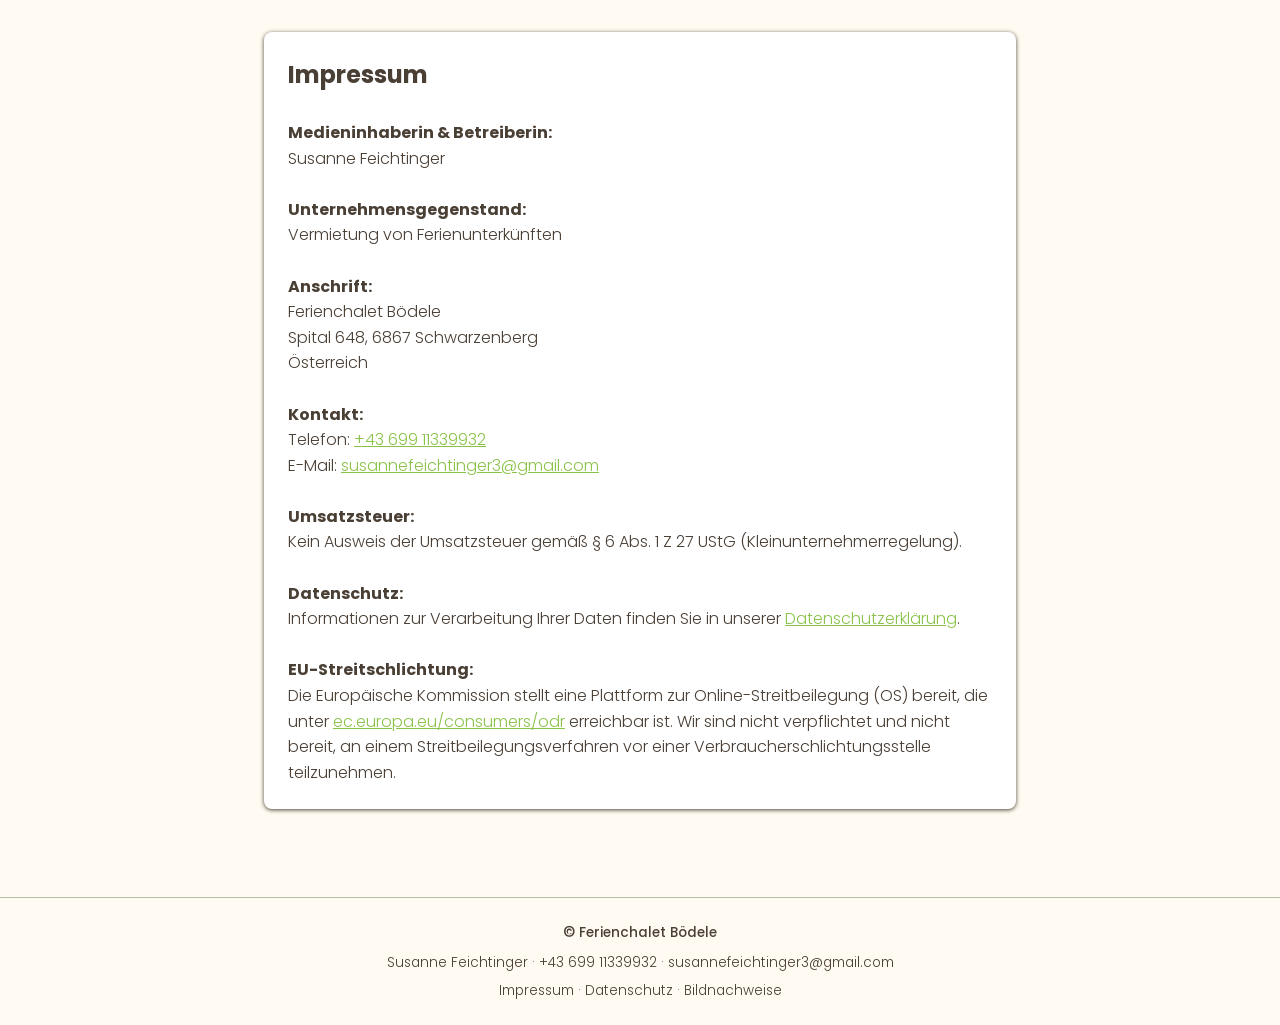
<file: impressum.html>
<!DOCTYPE html>
<html lang="de">
<head>
  <meta charset="UTF-8">
  <meta name="viewport" content="width=device-width, initial-scale=1.0">
  <meta name="description" content="Impressum des Ferienchalet Bödele in Schwarzenberg, Vorarlberg.">

  <title>Impressum – Ferienchalet Bödele</title>
  <link rel="icon" type="image/svg+xml" href="images/favicon.svg">
  <link rel="stylesheet" href="css/style.css">
</head>

<body>

  <main class="narrow">
    <section>
      <h1>Impressum</h1>
      <br>
      <p>
        <strong>Medieninhaberin &amp; Betreiberin:</strong><br>
        Susanne Feichtinger
      </p>
      <br>
      <p>
        <strong>Unternehmensgegenstand:</strong><br>
        Vermietung von Ferienunterkünften
      </p>
      <br>
      <p>
        <strong>Anschrift:</strong><br>
        Ferienchalet Bödele<br>
        Spital 648, 6867 Schwarzenberg<br>
        Österreich
      </p>
      <br>
      <p>
        <strong>Kontakt:</strong><br>
        Telefon: <a href="tel:+4369911339932">+43 699 11339932</a><br>
        E-Mail: <a href="mailto:susannefeichtinger3@gmail.com">susannefeichtinger3@gmail.com</a>
      </p>
      <br>
      <p>
        <strong>Umsatzsteuer:</strong><br>
        Kein Ausweis der Umsatzsteuer gemäß §&nbsp;6 Abs.&nbsp;1 Z&nbsp;27 UStG
        (Kleinunternehmerregelung).
      </p>
      <br>
      <p>
        <strong>Datenschutz:</strong><br>
        Informationen zur Verarbeitung Ihrer Daten finden Sie in unserer
        <a href="datenschutz.html">Datenschutzerklärung</a>.
      </p>
      <br>
      <p>
        <strong>EU-Streitschlichtung:</strong><br>
        Die Europäische Kommission stellt eine Plattform zur
        Online-Streitbeilegung (OS) bereit, die unter
        <a href="https://ec.europa.eu/consumers/odr" target="_blank" rel="noopener">
          ec.europa.eu/consumers/odr</a> erreichbar ist. Wir sind nicht
        verpflichtet und nicht bereit, an einem Streitbeilegungsverfahren vor
        einer Verbraucherschlichtungsstelle teilzunehmen.
      </p>
    </section>
  </main>

  <footer>
    <a href="index.html" class="footer-brand">© Ferienchalet Bödele</a>

    <p class="footer-contact">
      Susanne Feichtinger ·
      <a href="tel:+4369911339932">+43 699 11339932</a> ·
      <a href="mailto:susannefeichtinger3@gmail.com">susannefeichtinger3@gmail.com</a>
    </p>

    <p class="footer-links">
      <a href="impressum.html">Impressum</a> ·
      <a href="datenschutz.html">Datenschutz</a> ·
      <a href="bildnachweise.html">Bildnachweise</a>
    </p>
  </footer>

</body>
</html>
</file>
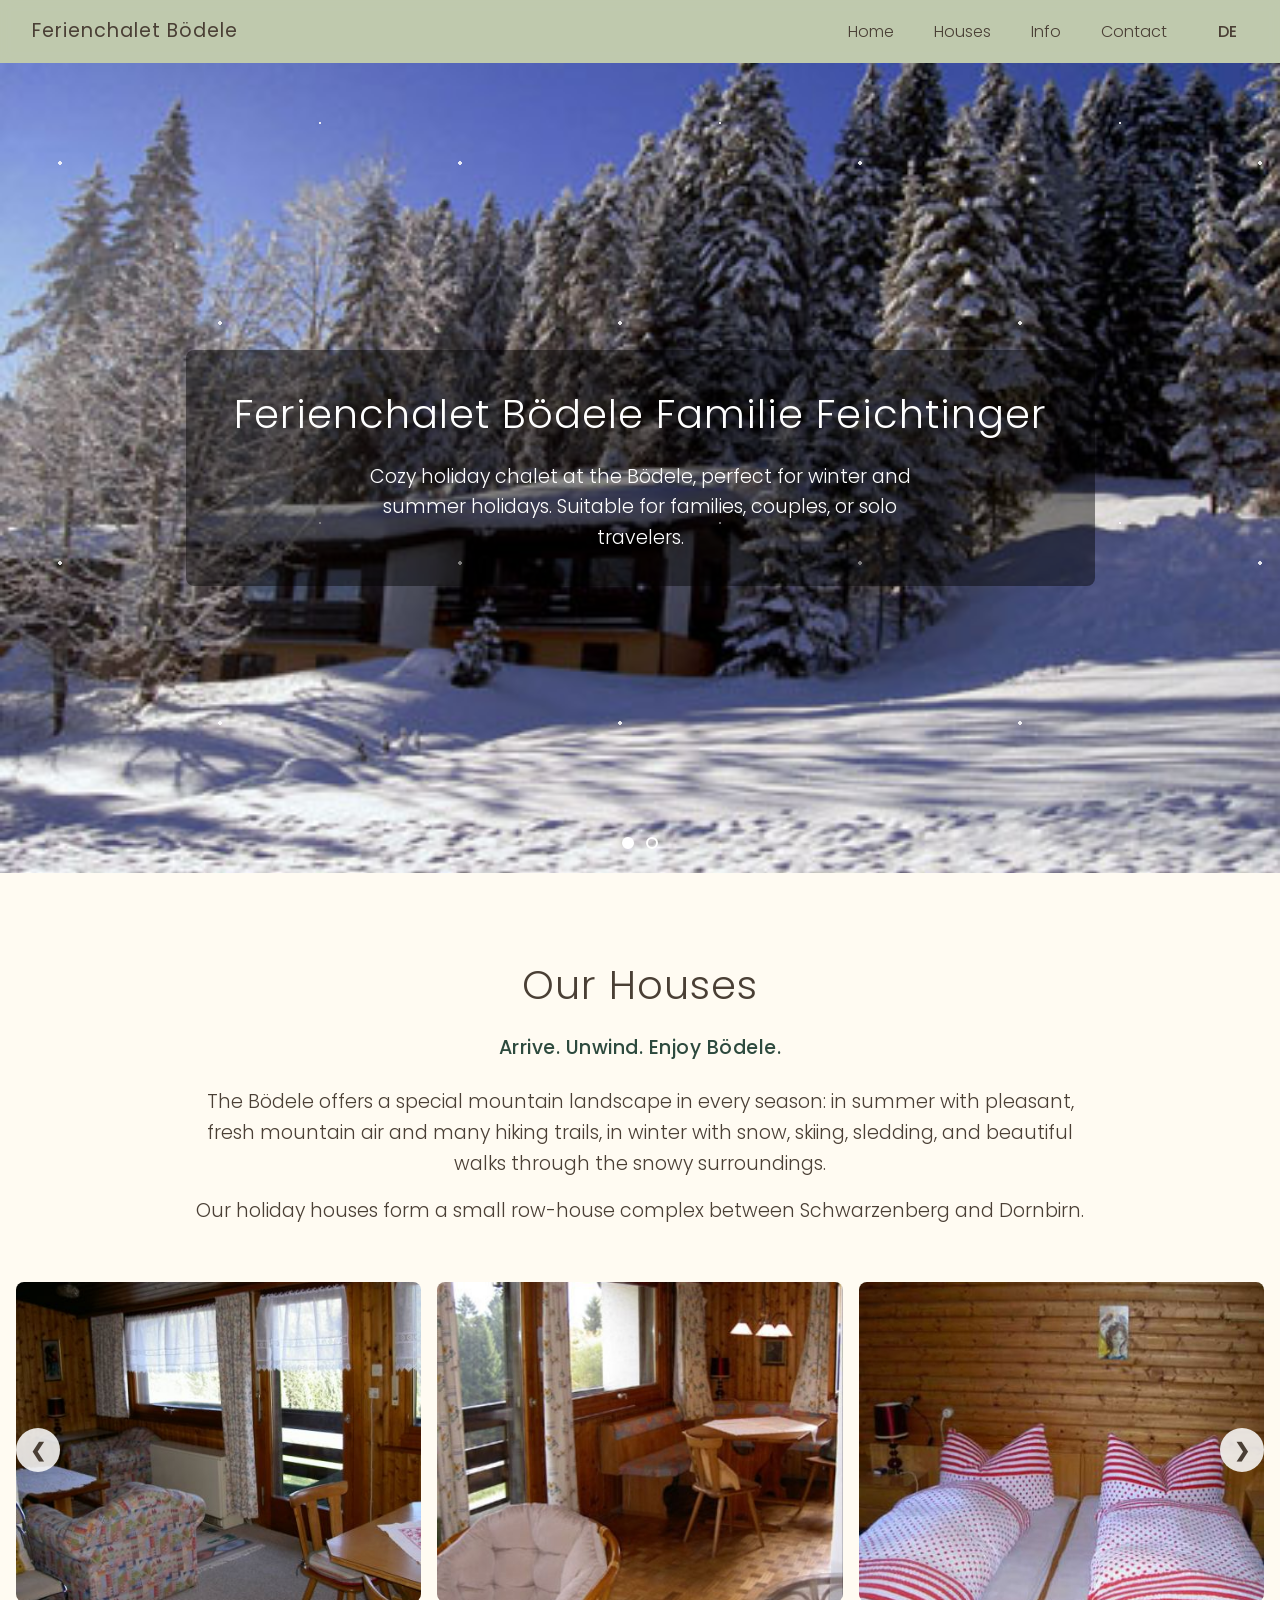
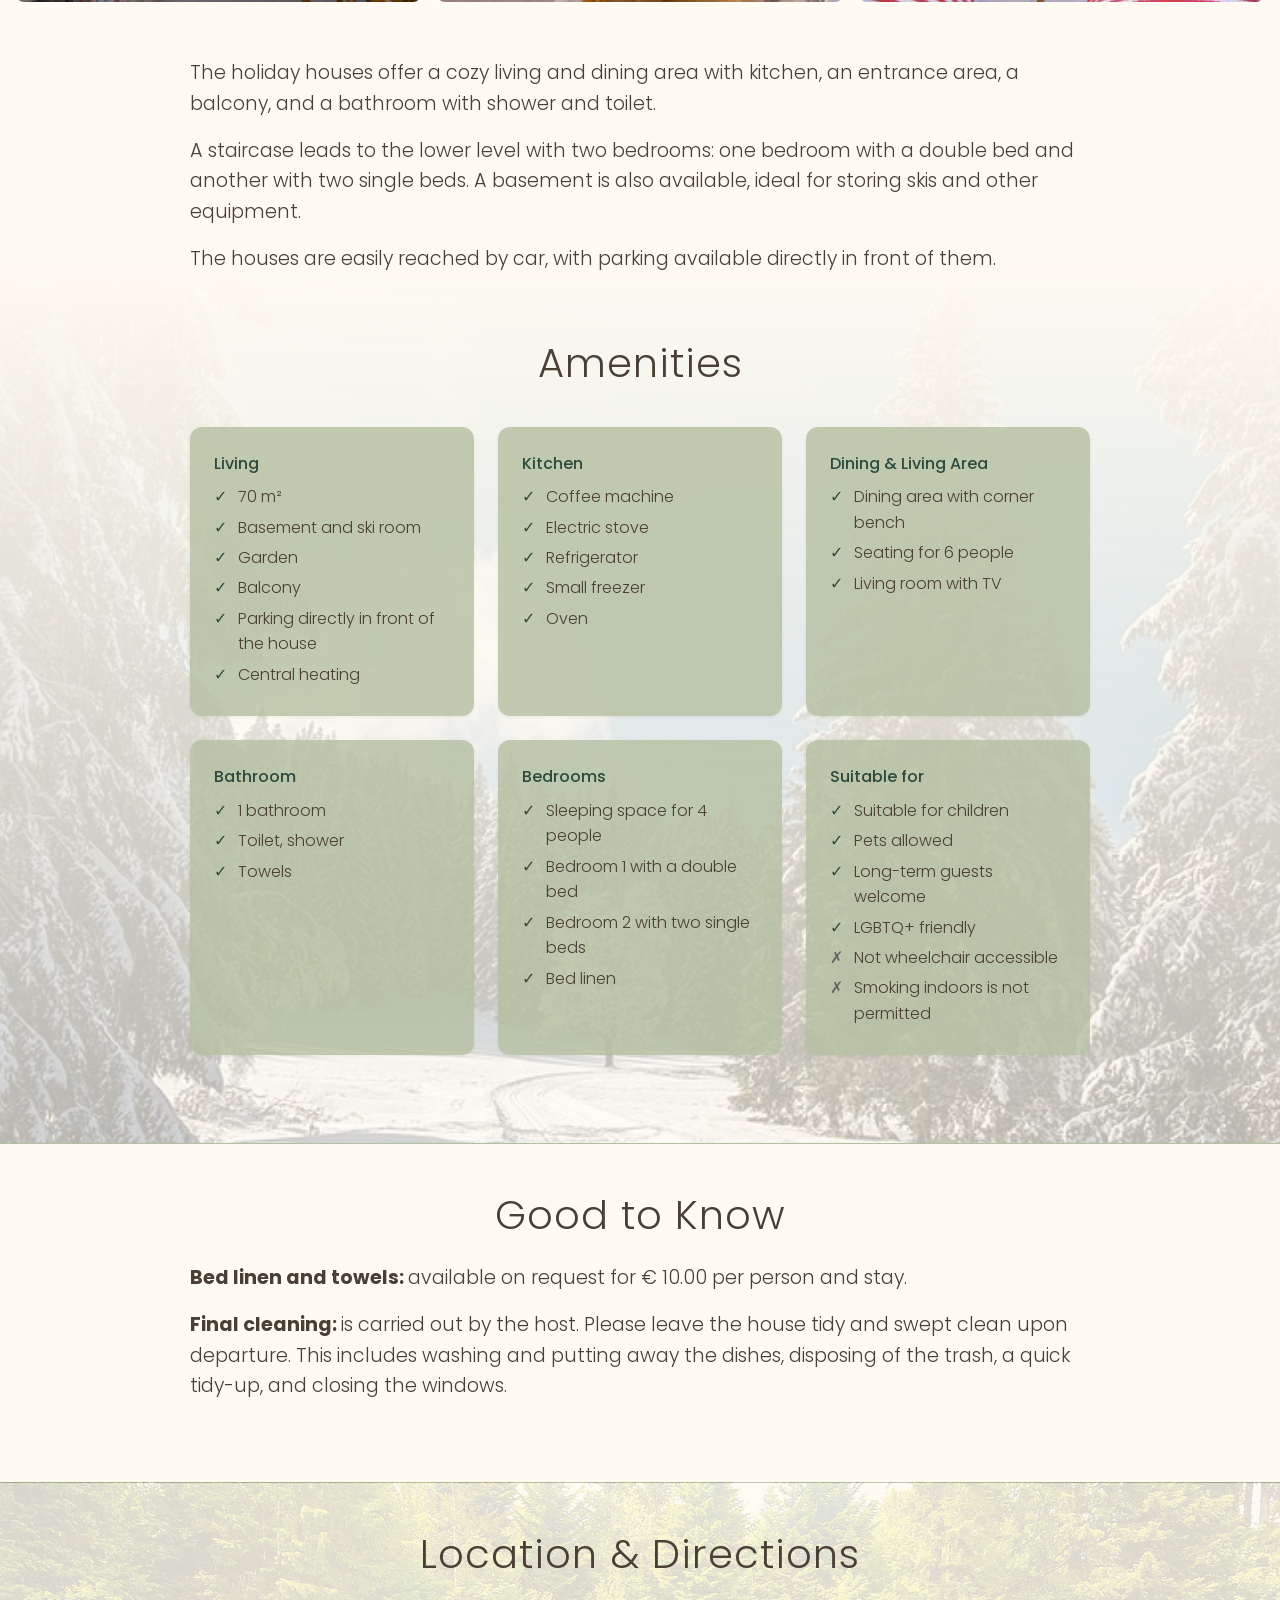
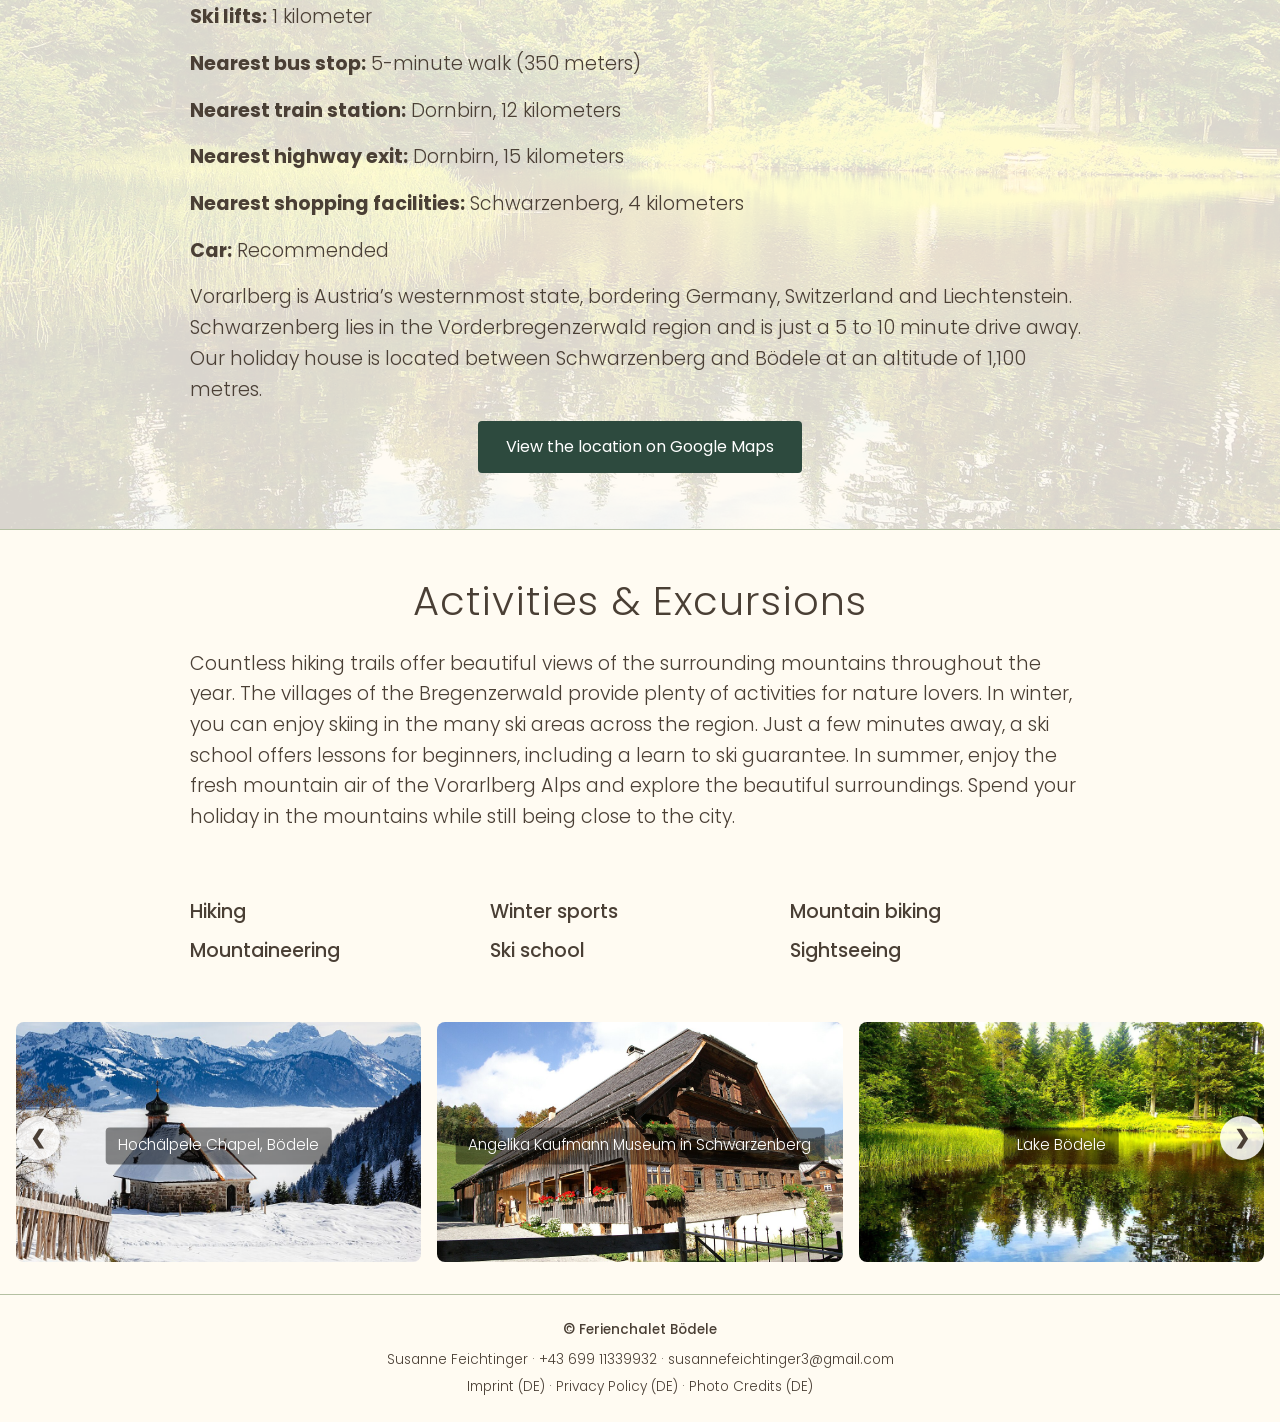
<file: index-en.html>
<!DOCTYPE html>
<html lang="en">
<head>
  <meta charset="UTF-8">
  <meta name="viewport" content="width=device-width, initial-scale=1.0">
  <meta name="description" content="Cozy holiday chalet at the Bödele in Schwarzenberg (Vorarlberg, Austria) – perfect for hiking and winter holidays. Suitable for families, couples and solo travelers, pets welcome.">

  <title>Ferienchalet Bödele</title>
  <link rel="icon" type="image/svg+xml" href="images/favicon.svg">

  <link rel="stylesheet" href="css/style.css">
</head>

<body>

  <nav class="navbar">
    <div class="logo">
      <a href="index-en.html">Ferienchalet Bödele</a>
    </div>

    <button class="menu-toggle" aria-label="Open menu" aria-expanded="false" aria-controls="nav-links">
      <span></span><span></span><span></span>
    </button>

    <ul class="nav-links" id="nav-links">
      <li><a href="index-en.html" class="active">Home</a></li>
      <li><a href="#houses">Houses</a></li>
      <li><a href="#info">Info</a></li>
      <li><a href="contact-en.html">Contact</a></li>
      <li><a href="index.html" class="lang-toggle">DE</a></li>
    </ul>
  </nav>

  <header class="hero">

    <div
      class="hero-slide active"
      style="background-image: url('images/winter.jpg');"
    >
      <div class="snow"></div>
    </div>

    <div
      class="hero-slide"
      style="background-image: url('images/summer.jpg');"
    >
      <div class="sunrays"></div>
    </div>

    <div class="hero-text">
      <h1>Ferienchalet Bödele Familie Feichtinger</h1>

      <p>
        Cozy holiday chalet at the Bödele, perfect for winter and summer holidays. Suitable for families, couples, or solo travelers.
      </p>
    </div>

    <div class="hero-dots">
      <button
        class="dot active"
        data-index="0"
        aria-label="Go to winter view"
      ></button>

      <button
        class="dot"
        data-index="1"
        aria-label="Go to summer view"
      ></button>
    </div>

  </header>

  <main>

    <section id="houses">

      <h2>Our Houses</h2>

      <p class="tagline">
        Arrive. Unwind. Enjoy Bödele.
      </p>

      <p class="intro">
        The Bödele offers a special mountain landscape in every season:
        in summer with pleasant, fresh mountain air and many hiking trails,
        in winter with snow, skiing, sledding, and beautiful walks through
        the snowy surroundings.
      </p>

      <p class="intro">
        Our holiday houses form a small row-house complex between Schwarzenberg and Dornbirn.
      </p>


      <div class="gallery-wrap">

        <button class="gallery-btn prev" aria-label="Previous">
          &#10094;
        </button>

        <div class="gallery" id="picturegallery">
          <img src="images/livingroom.jpg" alt="Living room">
          <img src="images/kitchen.jpg" alt="Kitchen">
          <img src="images/bedroom.jpg" alt="Bedroom">
          <img src="images/winter.jpg" alt="Winter view">
          <img src="images/dog.jpg" alt="Dog in the garden">
          <img src="images/doublepicture.jpg" alt="Holiday chalet">
        </div>

        <button class="gallery-btn next" aria-label="Next">
          &#10095;
        </button>

      </div>

      <p class="intro">
        The holiday houses offer a cozy living and dining area with kitchen,
        an entrance area, a balcony, and a bathroom with shower and toilet.
      </p>

      <p class="intro">
        A staircase leads to the lower level with two bedrooms: one bedroom
        with a double bed and another with two single beds. A basement is
        also available, ideal for storing skis and other equipment.
      </p>

      <p class="intro">The houses are easily reached by car, with parking available directly in front of them.</p>

      <div class="amenities-section">
      <h3 class="amenities-title">Amenities</h3>

      <div class="amenities-groups">

        <div class="amenities-group">
          <h4>Living</h4>

          <ul class="amenities">
            <li>70 m²</li>
            <li>Basement and ski room</li>
            <li>Garden</li>
            <li>Balcony</li>
            <li>Parking directly in front of the house</li>
            <li>Central heating</li>
          </ul>
        </div>

        <div class="amenities-group">
          <h4>Kitchen</h4>

          <ul class="amenities">
            <li>Coffee machine</li>
            <li>Electric stove</li>
            <li>Refrigerator</li>
            <li>Small freezer</li>
            <li>Oven</li>
          </ul>
        </div>

        <div class="amenities-group">
          <h4>Dining & Living Area</h4>

          <ul class="amenities">
            <li>Dining area with corner bench</li>
            <li>Seating for 6 people</li>
            <li>Living room with TV</li>
          </ul>
        </div>

        <div class="amenities-group">
          <h4>Bathroom</h4>

          <ul class="amenities">
            <li>1 bathroom</li>
            <li>Toilet, shower</li>
            <li>Towels</li>
          </ul>
        </div>

        <div class="amenities-group">
          <h4>Bedrooms</h4>

          <ul class="amenities">
            <li>Sleeping space for 4 people</li>
            <li>Bedroom 1 with a double bed</li>
            <li>Bedroom 2 with two single beds</li>
            <li>Bed linen</li>
          </ul>
        </div>

        <div class="amenities-group">
          <h4>Suitable for</h4>

          <ul class="amenities">
            <li>Suitable for children</li>
            <li>Pets allowed</li>
            <li>Long-term guests welcome</li>
            <li>LGBTQ+ friendly</li>
            <li class="unavailable">Not wheelchair accessible</li>
            <li class="unavailable">Smoking indoors is not permitted</li>
          </ul>
        </div>
      </div>
      </div>
    </section>

    <section id="info">
        <h2>Good to Know</h2>

        <p class="intro">
          <strong>Bed linen and towels: </strong> available on request for € 10.00 per person and stay.
        </p>

        <p class="intro">
          <strong>Final cleaning: </strong> is carried out by the host. Please leave the house tidy and swept clean upon departure. This includes washing and putting away the dishes, disposing of the trash, a quick tidy-up, and closing the windows.
        </p>

    </section>

    <section id="location">
      <div class="location-intro">
        <h2>Location & Directions</h2>

        <p><strong>Ski lifts:</strong> 1 kilometer</p>
        <p><strong>Nearest bus stop:</strong> 5-minute walk (350 meters)</p>
        <p><strong>Nearest train station:</strong> Dornbirn, 12 kilometers</p>
        <p><strong>Nearest highway exit:</strong> Dornbirn, 15 kilometers</p>
        <p><strong>Nearest shopping facilities:</strong> Schwarzenberg, 4 kilometers</p>

        <p><strong>Car:</strong> Recommended</p>

        <p>
          Vorarlberg is Austria’s westernmost state, bordering Germany, Switzerland and Liechtenstein. Schwarzenberg lies in the Vorderbregenzerwald region and is just a 5 to 10 minute drive away. Our holiday house is located between Schwarzenberg and Bödele at an altitude of 1,100 metres.

        </p>

        <a
          class="maps-button"
          href="https://www.google.com/maps/search/?api=1&query=Spital+648,+6867+Schwarzenberg,+Austria"
          target="_blank"
          rel="noopener"
        >
          View the location on Google Maps
        </a>
      </div>

        <h2 class="divider">Activities & Excursions</h2>

        <p class="activities-intro">
          Countless hiking trails offer beautiful views of the surrounding mountains throughout the year. The villages of the Bregenzerwald provide plenty of activities for nature lovers. In winter, you can enjoy skiing in the many ski areas across the region. Just a few minutes away, a ski school offers lessons for beginners, including a learn to ski guarantee. In summer, enjoy the fresh mountain air of the Vorarlberg Alps and explore the beautiful surroundings. Spend your holiday in the mountains while still being close to the city.
        </p>

        <ul class="activity-list">
          <li>Hiking</li>
          <li>Winter sports</li>
          <li>Mountain biking</li>
          <li>Mountaineering</li>
          <li>Ski school</li>
          <li>Sightseeing</li>
        </ul>

        <div class="gallery-wrap">
          <button class="gallery-btn prev" aria-label="Previous">&#10094;</button>

          <div class="gallery" id="attractionsgallery">
            <figure><img src="images/kapelle.jpg" alt="Hochälpele Chapel"><figcaption>Hochälpele Chapel, Bödele</figcaption></figure>
            <figure><img src="images/angelikakaufmann.jpg" alt="Angelika Kaufmann Museum"><figcaption>Angelika Kaufmann Museum in Schwarzenberg</figcaption></figure>
            <figure><img src="images/boedelesee.jpg" alt="Bödelesee"><figcaption>Lake Bödele</figcaption></figure>
            <figure><img src="images/foramoos.JPG" alt="Foramoos nature reserve"><figcaption>Foramoos Nature Reserve at the Bödele</figcaption></figure>
            <figure><img src="images/bregenzerwaldbahn.jpg" alt="Wälderbähnle"><figcaption>Bregenzerwald Railway ("Wälderbähnle")</figcaption></figure>
            <figure><img src="images/koerbersee.jpg" alt="Körbersee"><figcaption>Lake Körbersee</figcaption></figure>
            <figure><img src="images/frauenmuseum.jpg" alt="Women's Museum Hittisau"><figcaption>Women's Museum Hittisau</figcaption></figure>
            <figure><img src="images/pfaenderbahn.jpg" alt="Pfänderbahn"><figcaption>Pfänderbahn cable car</figcaption></figure>
            <figure><img src="images/bodensee.jpg" alt="Lake Constance"><figcaption>Lake Constance</figcaption></figure>
            <figure><img src="images/festspiele.jpg" alt="Bregenz Festival"><figcaption>Bregenzer Festspiele</figcaption></figure>
            <figure><img src="images/schubertiade.jpg" alt="Schubertiade Hohenems"><figcaption>Schubertiade, Markus-Sittikus Hall</figcaption></figure>
            <figure><img src="images/rappenloch.JPG" alt="Rappenloch Gorge"><figcaption>Rappenloch Gorge</figcaption></figure>
            <figure><img src="images/wildpark.jpg" alt="Feldkirch Wildlife Park"><figcaption>Feldkirch Wildlife Park</figcaption></figure>
          </div>

          <button class="gallery-btn next" aria-label="Next">&#10095;</button>
        </div>

      </section>

  </main>

  <footer>
    <a href="index-en.html" class="footer-brand">© Ferienchalet Bödele</a>

    <p class="footer-contact">
      Susanne Feichtinger ·
      <a href="tel:+4369911339932">+43 699 11339932</a> ·
      <a href="mailto:susannefeichtinger3@gmail.com">susannefeichtinger3@gmail.com</a>
    </p>

    <p class="footer-links">
      <a href="impressum.html">Imprint (DE)</a> ·
      <a href="datenschutz.html">Privacy Policy (DE)</a> ·
      <a href="bildnachweise.html">Photo Credits (DE)</a>
    </p>
  </footer>

  <script src="js/script.js"></script>

</body>
</html>
</file>
<file: css/style.css>
@import url("navbar.css");
@import url("hero.css");
@import url("gallery.css");
@import url("amenities.css");
@import url("contact.css");

@font-face {
  font-family: "Poppins";
  font-style: normal;
  font-weight: 300;
  font-display: swap;
  src: url("../fonts/poppins/poppins-300.woff2") format("woff2");
}

@font-face {
  font-family: "Poppins";
  font-style: normal;
  font-weight: 400;
  font-display: swap;
  src: url("../fonts/poppins/poppins-400.woff2") format("woff2");
}

@font-face {
  font-family: "Poppins";
  font-style: normal;
  font-weight: 500;
  font-display: swap;
  src: url("../fonts/poppins/poppins-500.woff2") format("woff2");
}

@font-face {
  font-family: "Poppins";
  font-style: normal;
  font-weight: 600;
  font-display: swap;
  src: url("../fonts/poppins/poppins-600.woff2") format("woff2");
}

@font-face {
  font-family: "Poppins";
  font-style: normal;
  font-weight: 700;
  font-display: swap;
  src: url("../fonts/poppins/poppins-700.woff2") format("woff2");
}

:root {
  --salbei: #B4C0A2;
  --tannengruen: #2D4A3E;
  --wiesengruen: #8BC34A;
  --cremeweiss: #FFFBF2;
  --braun: #4A3F35;
}

* {
  box-sizing: border-box;
  margin: 0;
  padding: 0;
}

@media (max-width: 600px) {
  html {
    font-size: 15px;
  }
}

body {
  display: flex;
  flex-direction: column;
  min-height: 100vh;

  overflow-x: hidden;

  font-family: "Poppins", system-ui, Arial, sans-serif;
  font-weight: 300;
  line-height: 1.6;

  background-color: var(--cremeweiss);
  color: var(--braun);
}

main {
  flex: 1 0 auto;

  max-width: 1600px;
  width: 94%;

  margin: 2rem auto;
  padding: 0 1.5rem;
}

.hero + main {
  margin-top: 0;
  margin-bottom: 0;
}

.hero + main + footer {
  margin-top: 0;
}

main.narrow {
  max-width: 800px;
  width: 100%;
}

section {
  padding: 1.5rem;
  margin-bottom: 1.5rem;

  border-radius: 8px;
  box-shadow: 0 1px 4px var(--braun);

  background-color: #fff;
}

h2 {
  margin-bottom: 1rem;
  color: var(--braun);
}

footer {
  position: relative;
  z-index: 1;
  flex-shrink: 0;
  margin-top: 2rem;

  padding: 1.5rem;
  text-align: center;

  border-top: 1px solid var(--salbei);
  background-color: var(--cremeweiss);

  font-size: 0.85rem;
  color: var(--braun);
}

footer a {
  color: var(--braun);
  text-decoration: none;
}

footer a:hover {
  color: var(--tannengruen);
  text-decoration: underline;
}

.footer-brand {
  display: inline-block;
  margin-bottom: 0.5rem;
  font-weight: 500;
}

.footer-contact {
  margin-bottom: 0.35rem;
}

main a {
  color: var(--wiesengruen);
}

main a:hover {
  color: var(--tannengruen);
}

.tagline {
  margin-bottom: 0.5rem;

  text-align: center;
  font-size: 1.5rem;
  font-weight: 500;
  letter-spacing: 0.5px;

  color: var(--tannengruen);
}

#location h2.divider {
    position: relative;
    margin-top: 0;
    padding-top: 5rem;
}

#location h2.divider::before {
    content: "";
    position: absolute;
    top: 2.5rem;
    left: calc(50% - 50vw);
    width: 100vw;
    border-top: 1px solid var(--salbei);
}

button {
  padding: 0.8rem;

  border: none;
  border-radius: 4px;

  background-color: var(--tannengruen);
  color: #fff;

  font-size: 1rem;
  font-weight: 600;

  cursor: pointer;
}

button:hover {
  background-color: #a83a63;
}

#houses,
#info,
#location {
  background: none;
  box-shadow: none;
  border-radius: 0;
  padding: 3rem 0;
  margin-bottom: 0;
}

#houses {
  padding-top: 5rem;
}

#houses .gallery-wrap {
  padding-bottom: 3.5rem;
}

#houses .intro,
#info p,
#location p {
  max-width: 900px;
  margin: 0 auto 1rem;
  font-size: 1.2rem;
}

#houses h2,
#info h2,
#location h2 {
  text-align: center;
  font-size: 2.5rem;
  font-weight: 300;
  letter-spacing: 1px;
  margin: 0 auto 1rem;
}

@media (max-width: 600px) {
  #houses h2,
  #info h2,
  #location h2 {
    font-size: 1.8rem;
  }
}

#houses p {
  text-align: center;
  font-size: 1.2rem;
  max-width: 700px;
  margin: 0 auto 1.5rem;
}

#houses .gallery-wrap ~ p {
  text-align: left;
}

#info .intro.extra-top {
    margin-top: 2.5rem;
}

#location .activities-intro {
    margin-bottom: 4rem;
}

#location {
    position: relative;
    padding-top: 5rem;
    padding-bottom: 0;
    margin-bottom: 0;
}

#location .gallery-wrap {
    padding-bottom: 1.5rem;
}

#location::before {
    content: "";
    position: absolute;
    top: 2.5rem;
    left: calc(50% - 50vw);
    width: 100vw;
    border-top: 1px solid var(--salbei);
}

.location-intro {
    position: relative;
    z-index: 0;
}

.location-intro::before {
    content: "";
    position: absolute;
    top: -2.5rem;
    bottom: -3.5rem;
    left: calc(50% - 50vw);
    width: 100vw;
    z-index: -1;

    background-image: url("../images/boedelesee.jpg");
    background-size: cover;
    background-position: center;
    opacity: 0.15;
}

#info {
    position: relative;
    padding-top: 5rem;
    padding-bottom: 1.5rem;
}

#info::before {
    content: "";
    position: absolute;
    top: 2.5rem;
    left: calc(50% - 50vw);
    width: 100vw;
    border-top: 1px solid var(--salbei);
}

#location ul {
    list-style: none;
    max-width: 900px;
    margin: 0 auto 1rem;
    font-size: 1.2rem;
}

.maps-button {
    display: block;
    width: fit-content;
    margin: 0 auto 1rem;

    padding: 0.8rem 1.75rem;

    border-radius: 4px;
    background-color: var(--tannengruen);
    color: #fff;

    font-size: 1rem;
    font-weight: 400;
    text-align: center;
    text-decoration: none;

    cursor: pointer;
}

.maps-button:hover {
    background-color: var(--salbei);
    color: var(--braun);
}

#attractionsgallery figure {
    flex: 0 0 calc((100% - 2rem) / 3);
    scroll-snap-align: start;
    position: relative;
  }

  #attractionsgallery img {
    width: 100%;
    height: 240px;
    object-fit: cover;
    border-radius: 8px;
  }

  #attractionsgallery figcaption {
    position: absolute;
    top: 50%;
    left: 50%;
    transform: translate(-50%, -50%);

    background: rgba(0, 0, 0, 0.45);
    color: #fff;

    padding: 0.4rem 0.8rem;
    border-radius: 4px;

    font-size: 0.95rem;
    white-space: nowrap;
  }

.activity-list {
     list-style: none;
    display: grid;
    grid-template-columns: repeat(3, 1fr);
    max-width: 900px;
    margin: 0 auto 1rem;
    font-size: 1.2rem;
    gap: 0.5rem 0;
    font-weight: 500;
  }

@media (max-width: 600px) {
  .activity-list {
    grid-template-columns: 1fr;
    text-align: center;
  }

  #attractionsgallery figure {
    flex-basis: 100%;
  }

  #houses .intro,
  #info p,
  #location p,
  #houses p,
  #location ul,
  .activity-list {
    font-size: 1rem;
  }

  #attractionsgallery img {
    height: 220px;
  }

  #attractionsgallery figcaption {
    white-space: normal;
    text-align: center;
  }
}
</file>
